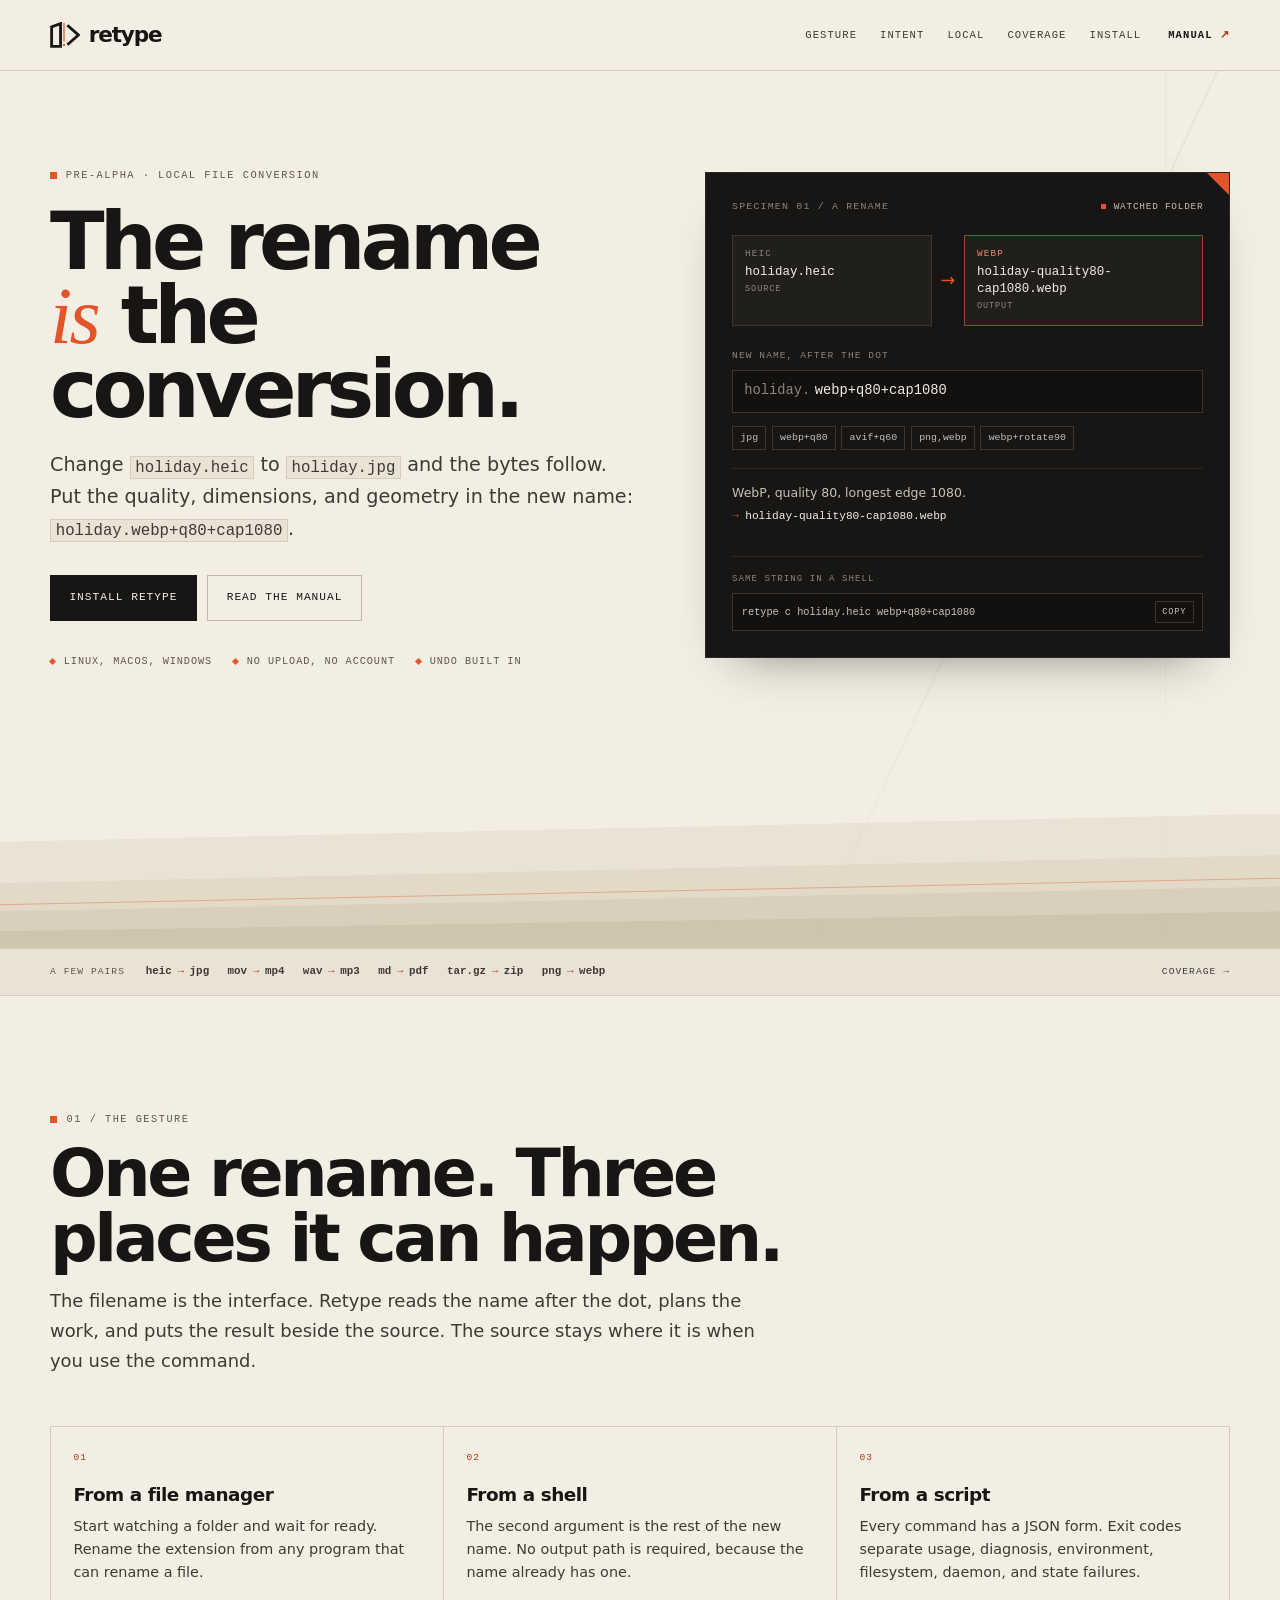
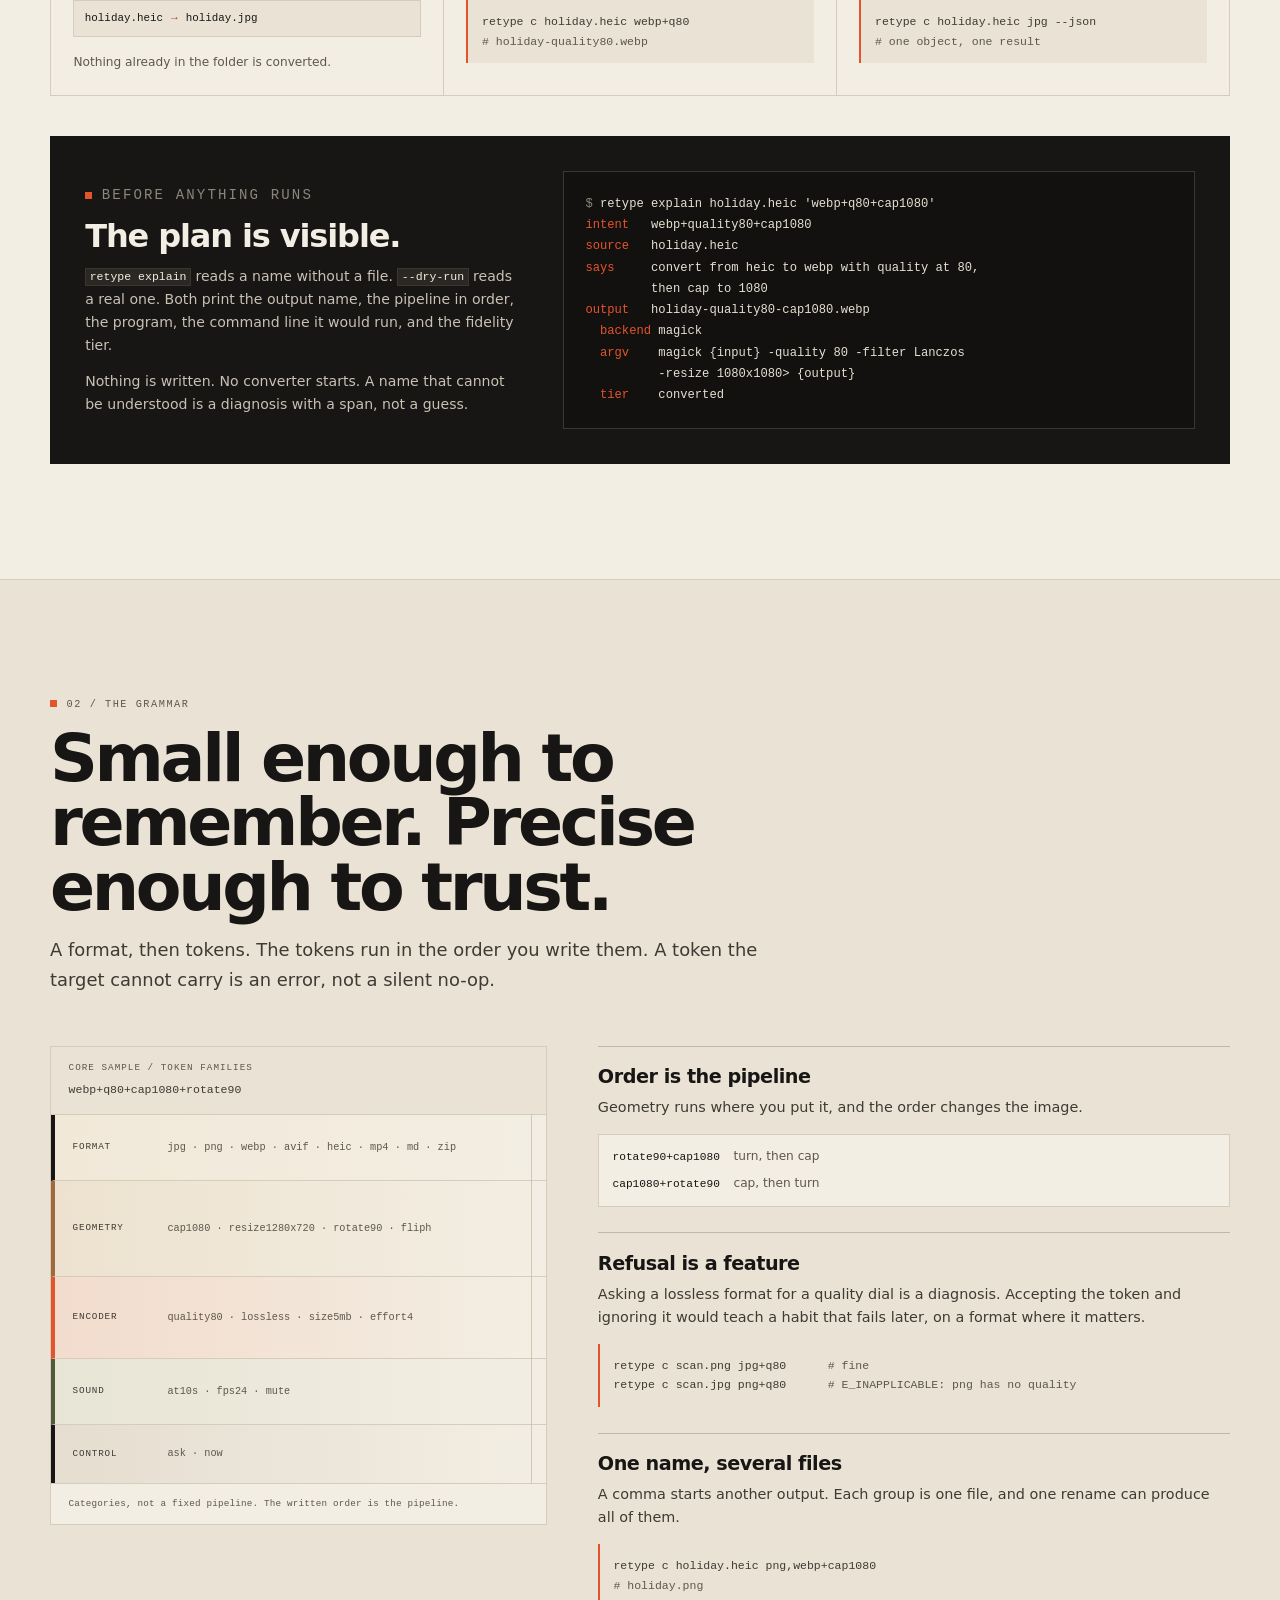
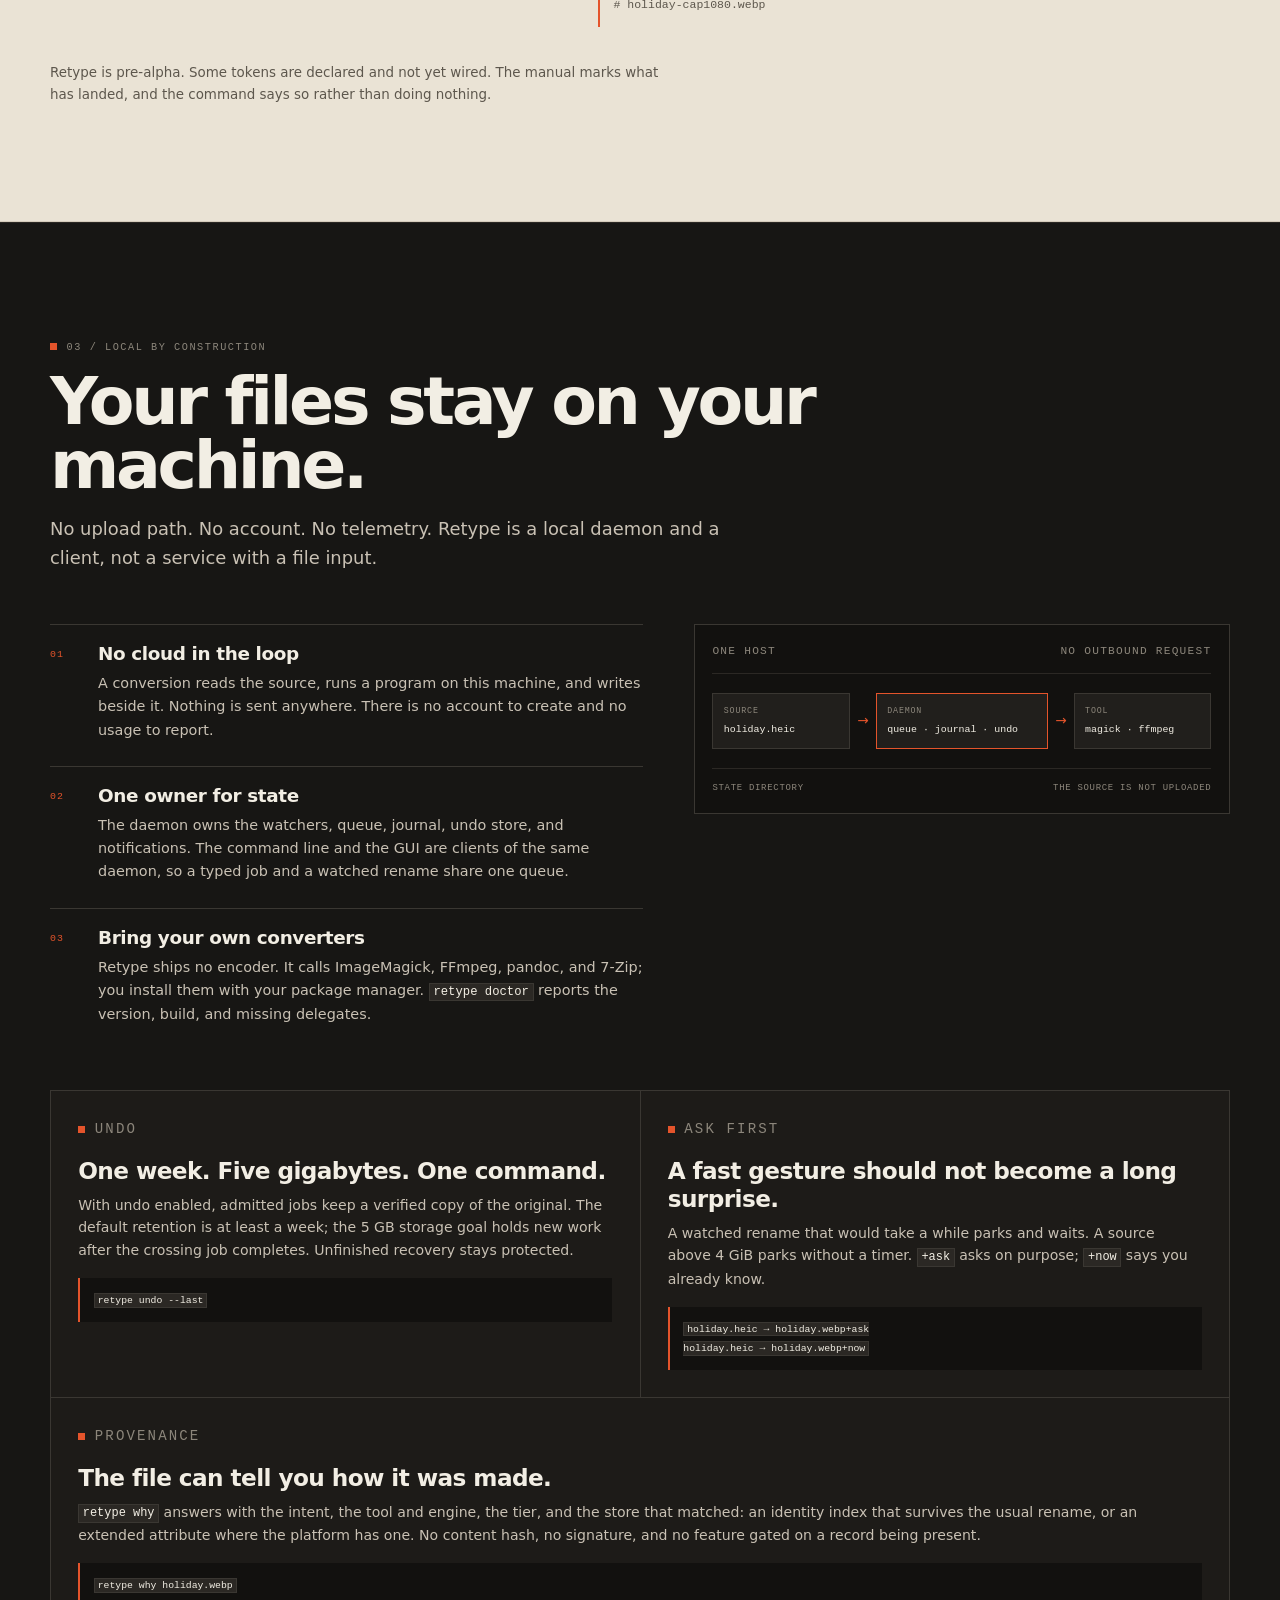
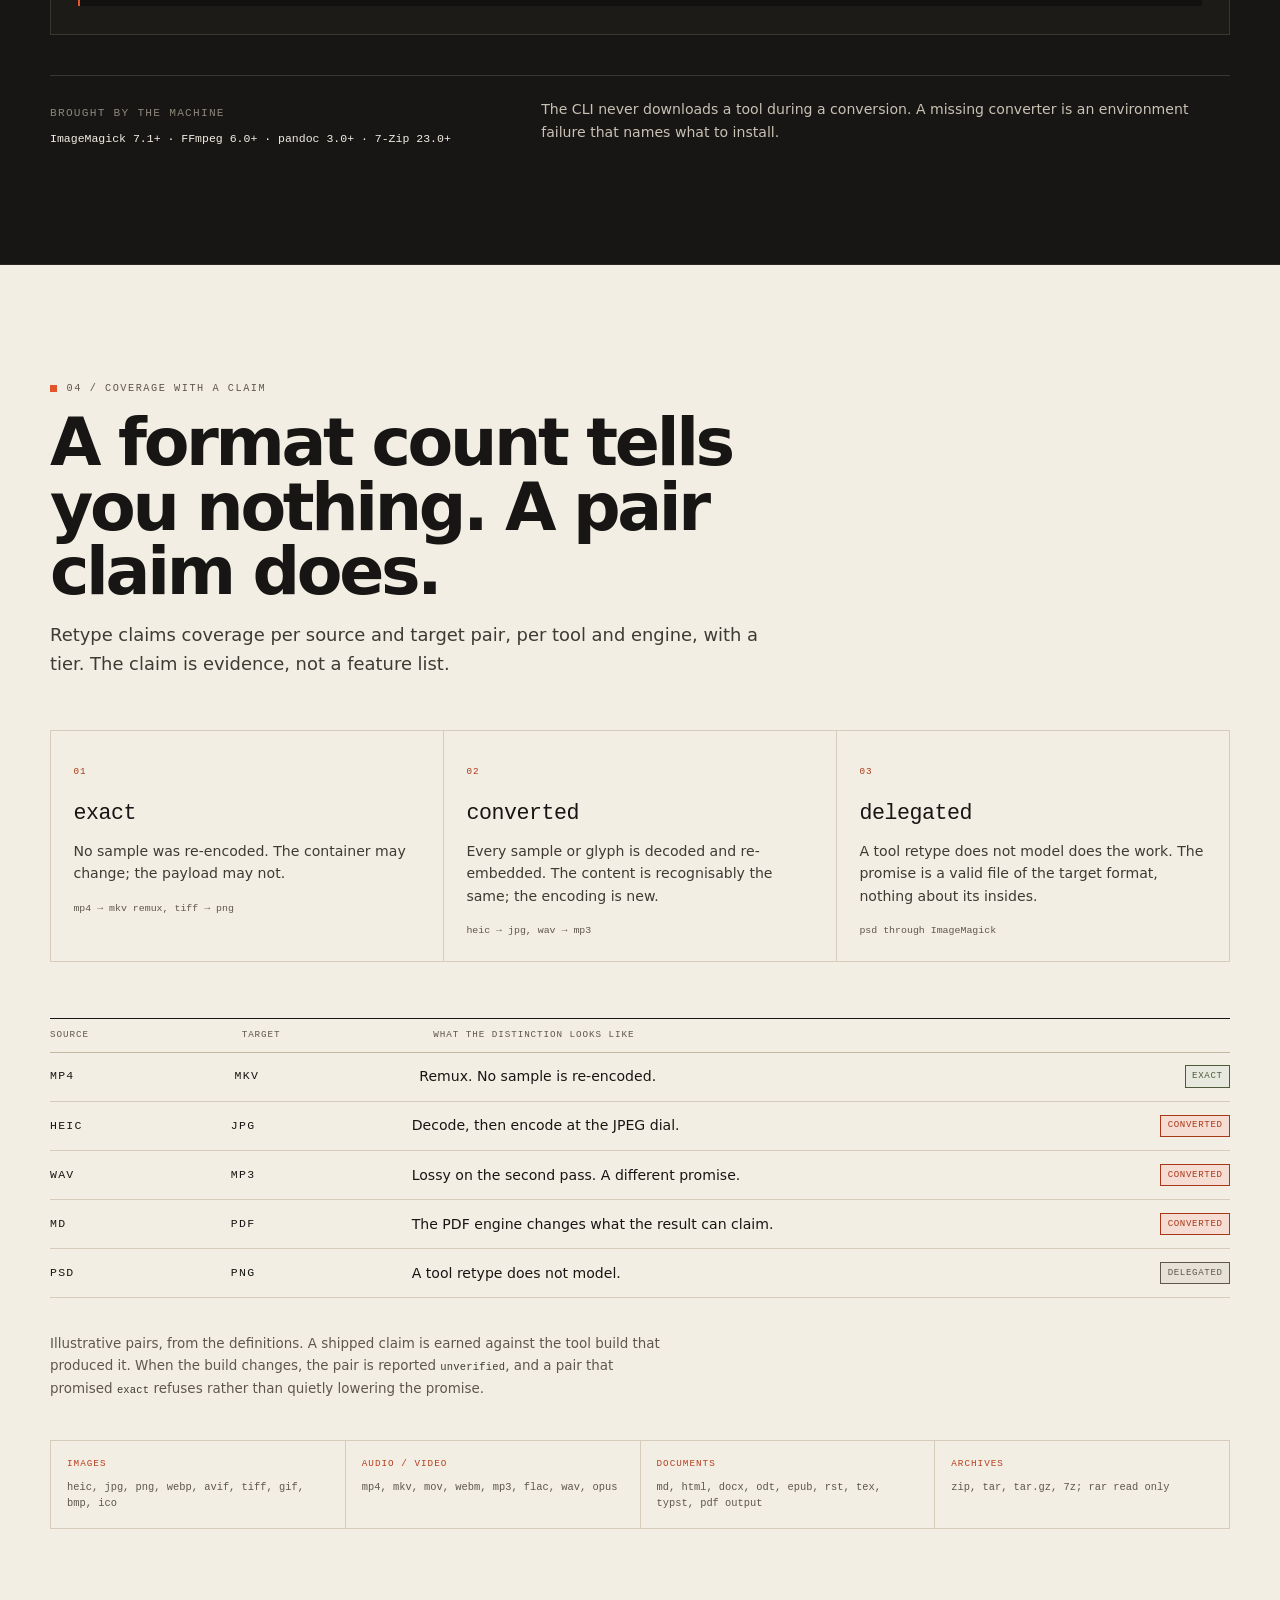
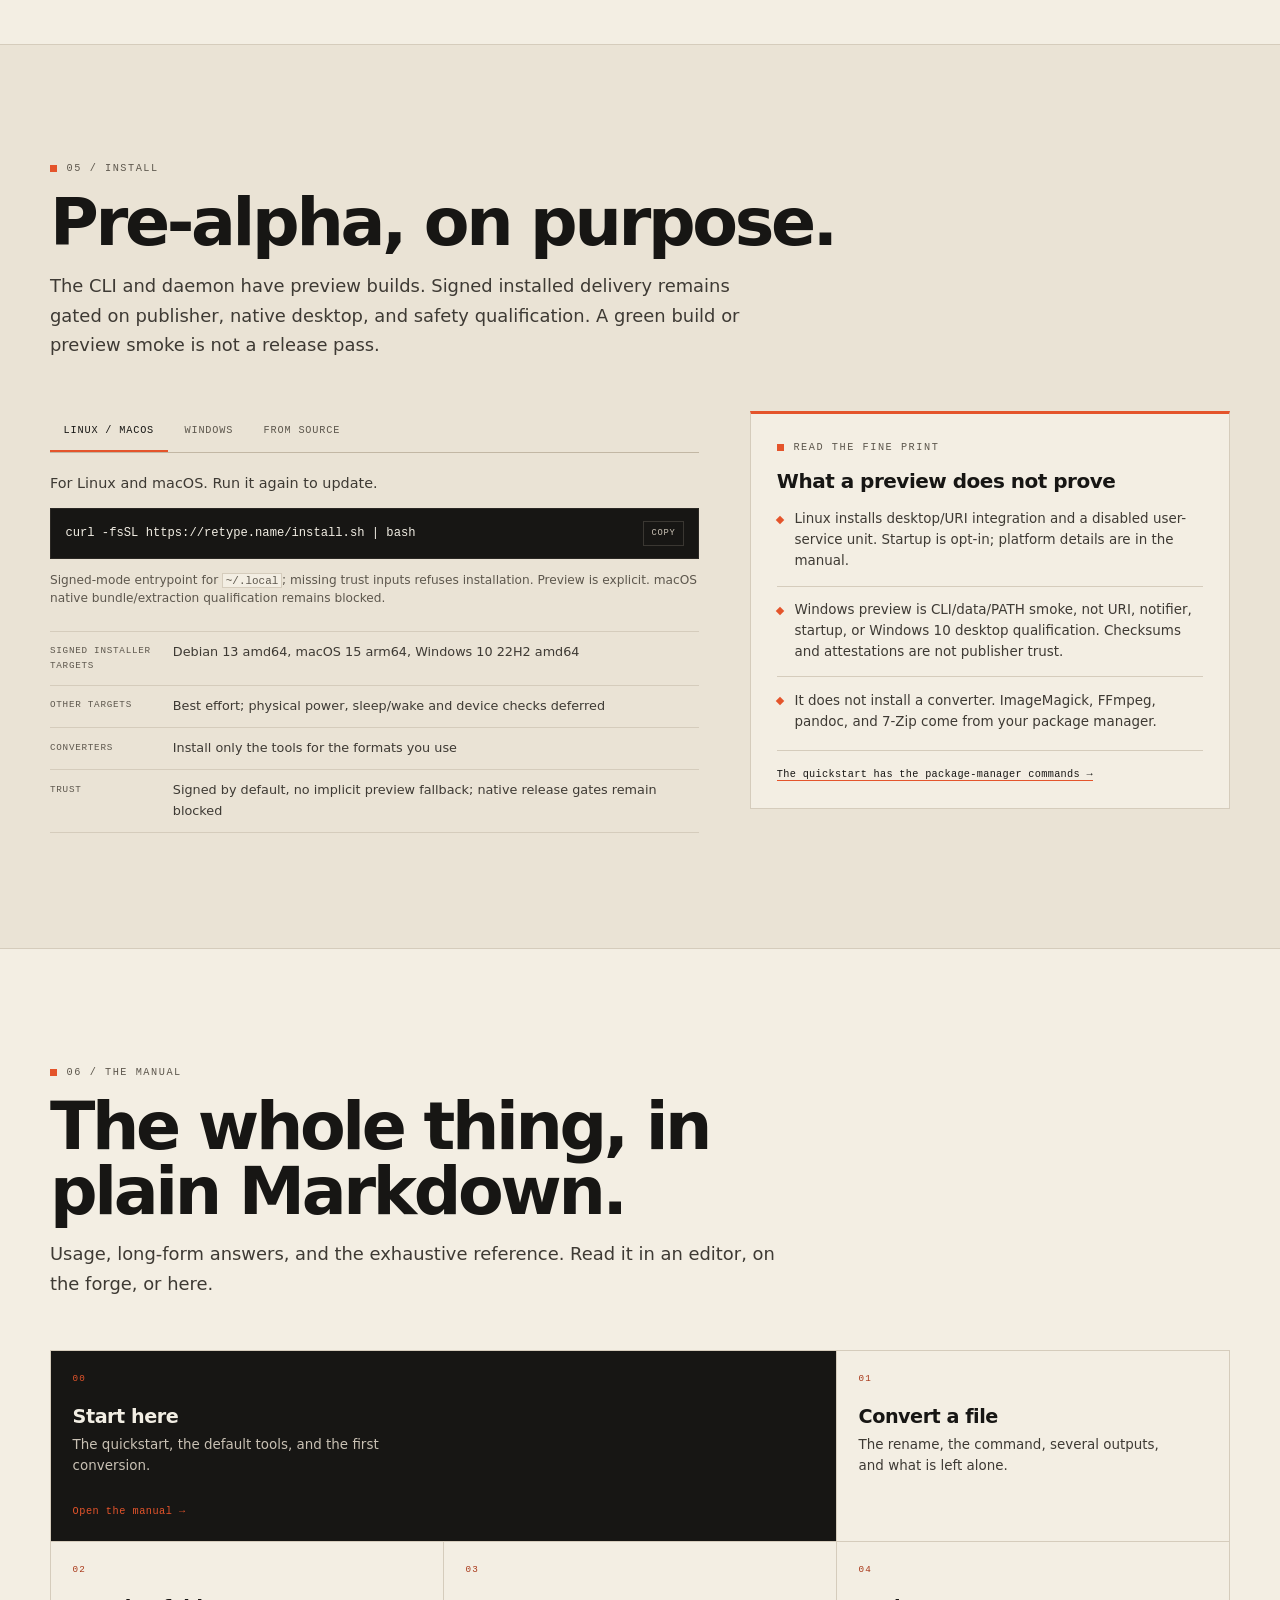
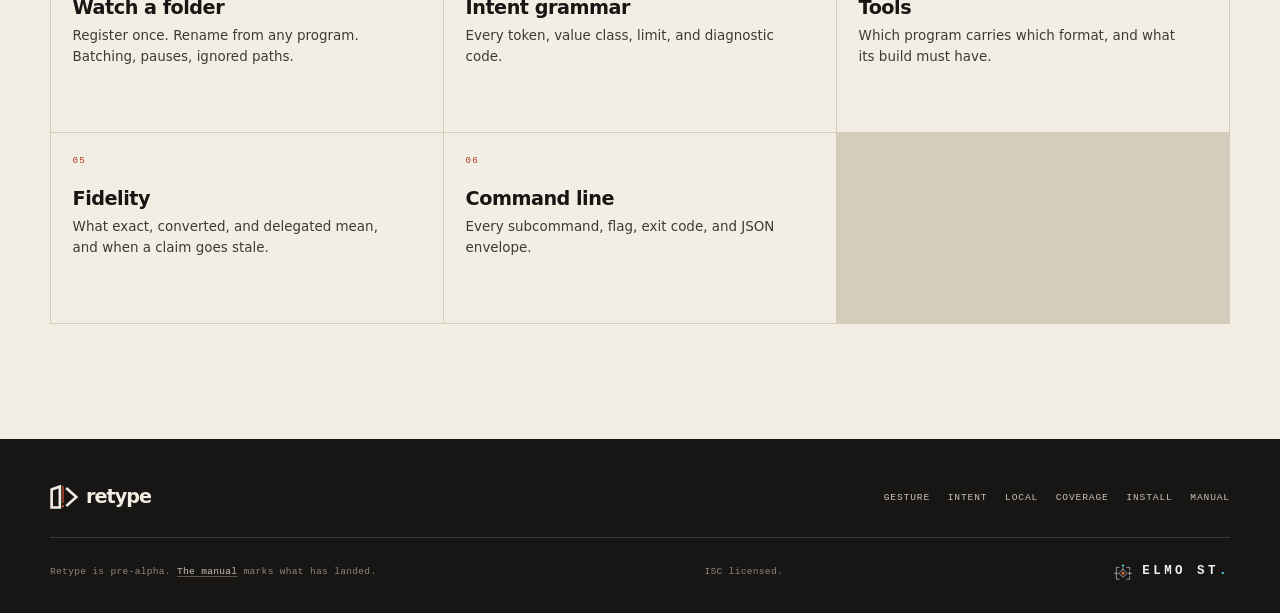
<file: sites/product/index.html>
<!DOCTYPE html>
<html lang="en-GB">
<head>
	<meta charset="utf-8">
	<meta name="viewport" content="width=device-width, initial-scale=1">
	<title>Retype - The rename is the conversion</title>
	<meta name="description" content="Retype is a local file converter that reads the extension. Rename holiday.heic to holiday.jpg, or holiday.webp+q80+cap1080, and the bytes follow. No upload, no account, no telemetry.">
	<meta name="theme-color" content="#F3EEE3">
	<meta name="color-scheme" content="light">
	<link rel="canonical" href="https://retype.name/">
	<link rel="icon" href="public/favicon.svg" type="image/svg+xml">
	<link rel="stylesheet" href="assets/styles.css">
	<meta property="og:type" content="website">
	<meta property="og:site_name" content="Retype">
	<meta property="og:title" content="Retype - The rename is the conversion">
	<meta property="og:description" content="Change the extension. The bytes follow. Quality, size, and geometry travel on the same name. Local only, with undo.">
	<meta property="og:url" content="https://retype.name/">
	<meta property="og:image" content="https://retype.name/public/og.svg">
	<meta property="og:image:type" content="image/svg+xml">
	<meta property="og:image:width" content="1200">
	<meta property="og:image:height" content="630">
	<meta property="og:image:alt" content="Retype. The rename is the conversion.">
	<meta name="twitter:card" content="summary_large_image">
	<meta name="twitter:image" content="https://retype.name/public/og.svg">
	<noscript>
		<style>
			[data-reveal] { opacity: 1 !important; transform: none !important; }
			.tab-panel[hidden] { display: block !important; }
			.tabs { display: none; }
			@media (max-width: 900px) {
				.masthead-inner { flex-wrap: wrap; }
				.nav { position: static; display: flex; flex-direction: column; align-items: stretch; width: 100%; padding: 0 0 1rem; border: 0; box-shadow: none; }
				.nav a { padding: 0.7rem 0; border-bottom: 1px solid var(--line); }
				.nav-docs { border-bottom: 0; padding-left: 0; }
				.nav-toggle { display: none; }
			}
		</style>
	</noscript>
	<script>
		document.documentElement.classList.add('js')
		window.addEventListener('load', () => {
			setTimeout(() => {
				if (document.querySelector('[data-reveal].is-visible')) return
				for (const element of document.querySelectorAll('[data-reveal]')) element.classList.add('is-visible')
			}, 2500)
		})
	</script>
</head>
<body>
	<a class="skip-link" href="#main">Skip to content</a>

	<header class="masthead" data-header>
		<div class="wrap masthead-inner">
			<a class="brand" href="#top" aria-label="Retype, home">
				<img class="brand-mark" src="public/mark.svg" alt="" width="30" height="26">
				<span class="brand-word">retype</span>
			</a>
			<button class="nav-toggle" type="button" aria-expanded="false" aria-controls="primary-nav" data-nav-toggle>
				<span class="nav-toggle-label" data-nav-label>Menu</span>
				<span class="nav-toggle-bars" aria-hidden="true"></span>
			</button>
			<nav class="nav" id="primary-nav" aria-label="Primary">
				<a href="#gesture">Gesture</a>
				<a href="#intent">Intent</a>
				<a href="#local">Local</a>
				<a href="#coverage">Coverage</a>
				<a href="#install">Install</a>
				<a class="nav-docs" href="/docs/">Manual <span aria-hidden="true">&#8599;</span></a>
			</nav>
		</div>
	</header>

	<main id="main">
		<section class="hero" id="top">
			<div class="wrap hero-grid">
				<div class="hero-copy">
					<p class="status" data-reveal><span class="status-dot" aria-hidden="true"></span> Pre-alpha &middot; local file conversion</p>
					<h1 data-reveal>
						<span class="h1-line">The rename</span>
						<span class="h1-line"><span class="accent">is</span> the</span>
						<span class="h1-line">conversion.</span>
					</h1>
					<p class="lede" data-reveal>Change <code>holiday.heic</code> to <code>holiday.jpg</code> and the bytes follow. Put the quality, dimensions, and geometry in the new name: <code>holiday.webp+q80+cap1080</code>.</p>
					<div class="actions" data-reveal>
						<a class="button primary" href="#install">Install retype</a>
						<a class="button ghost" href="/docs/">Read the manual</a>
					</div>
					<ul class="facts" data-reveal>
						<li>Linux, macOS, Windows</li>
						<li>No upload, no account</li>
						<li>Undo built in</li>
					</ul>
				</div>

				<div class="specimen" data-reveal role="group" aria-label="Interactive rename preview">
					<div class="specimen-head">
						<span class="mono">Specimen 01 / a rename</span>
						<span class="specimen-state"><span class="status-dot" aria-hidden="true"></span> watched folder</span>
					</div>

					<div class="rename">
						<div class="file-card">
							<span class="file-type">HEIC</span>
							<span class="file-name">holiday.heic</span>
							<span class="file-meta">source</span>
						</div>
						<span class="rename-arrow" aria-hidden="true">&rarr;</span>
						<div class="file-card target">
							<span class="file-type" data-target-type>WEBP</span>
							<span class="file-name" data-target-name>holiday-quality80-cap1080.webp</span>
							<span class="file-meta">output</span>
						</div>
					</div>

					<div class="field">
						<label for="intent-input">New name, after the dot</label>
						<div class="intent-input">
							<span aria-hidden="true">holiday.</span>
							<input id="intent-input" type="text" value="webp+q80+cap1080" spellcheck="false" autocomplete="off" autocapitalize="off" aria-describedby="demo-note">
						</div>
					</div>

					<div class="recipes" role="group" aria-label="Try a name">
						<button type="button" data-intent="jpg">jpg</button>
						<button type="button" data-intent="webp+q80">webp+q80</button>
						<button type="button" data-intent="avif+q60">avif+q60</button>
						<button type="button" data-intent="png,webp">png,webp</button>
						<button type="button" data-intent="webp+rotate90+cap1080">webp+rotate90</button>
					</div>

					<div class="demo-out" aria-live="polite">
						<p class="demo-note" id="demo-note" data-demo-note>WebP, quality 80, capped at 1080.</p>
						<ul class="output-list" data-output-list>
							<li><code>holiday-quality80-cap1080.webp</code></li>
						</ul>
					</div>

					<div class="specimen-foot">
						<span class="mono">Same string in a shell</span>
						<div class="mini-command">
							<code data-command>retype c holiday.heic webp+q80+cap1080</code>
							<button type="button" data-copy-command aria-label="Copy command">Copy</button>
						</div>
					</div>
				</div>
			</div>

			<div class="strata-band" aria-hidden="true">
				<svg viewBox="0 0 1440 170" preserveAspectRatio="none" focusable="false">
					<path d="M0 42 L1440 8 L1440 170 L0 170 Z" fill="#EAE3D5"/>
					<path d="M0 92 L1440 58 L1440 170 L0 170 Z" fill="#E2D9C8"/>
					<path d="M0 126 L1440 96 L1440 170 L0 170 Z" fill="#D9CFBC"/>
					<path d="M0 150 L1440 126 L1440 170 L0 170 Z" fill="#CFC4AE"/>
					<path d="M0 118 L1440 86" fill="none" stroke="#E4542B" stroke-width="1" opacity=".45"/>
				</svg>
			</div>
		</section>

		<div class="pair-strip">
			<div class="wrap pair-strip-inner">
				<span class="mono pair-label">A few pairs</span>
				<ul>
					<li><b>heic</b><span aria-hidden="true">&rarr;</span><b>jpg</b></li>
					<li><b>mov</b><span aria-hidden="true">&rarr;</span><b>mp4</b></li>
					<li><b>wav</b><span aria-hidden="true">&rarr;</span><b>mp3</b></li>
					<li><b>md</b><span aria-hidden="true">&rarr;</span><b>pdf</b></li>
					<li><b>tar.gz</b><span aria-hidden="true">&rarr;</span><b>zip</b></li>
					<li><b>png</b><span aria-hidden="true">&rarr;</span><b>webp</b></li>
				</ul>
				<a class="mono pair-link" href="#coverage">Coverage <span aria-hidden="true">&rarr;</span></a>
			</div>
		</div>

		<section class="section" id="gesture">
			<div class="wrap">
				<header class="section-head" data-reveal>
					<p class="kicker">01 / The gesture</p>
					<h2>One rename. Three places it can happen.</h2>
					<p class="section-lede">The filename is the interface. Retype reads the name after the dot, plans the work, and puts the result beside the source. The source stays where it is when you use the command.</p>
				</header>

				<div class="gesture-grid">
					<article class="gesture-card" data-reveal>
						<span class="card-index">01</span>
						<h3>From a file manager</h3>
						<p>Start watching a folder and wait for ready. Rename the extension from any program that can rename a file.</p>
						<div class="mini-rename" aria-label="Rename holiday.heic to holiday.jpg">
							<code>holiday.heic</code>
							<span aria-hidden="true">&rarr;</span>
							<code>holiday.jpg</code>
						</div>
						<p class="card-note">Nothing already in the folder is converted.</p>
					</article>

					<article class="gesture-card" data-reveal>
						<span class="card-index">02</span>
						<h3>From a shell</h3>
						<p>The second argument is the rest of the new name. No output path is required, because the name already has one.</p>
						<pre class="snippet"><code>retype c holiday.heic webp+q80
<span class="c-muted"># holiday-quality80.webp</span></code></pre>
					</article>

					<article class="gesture-card" data-reveal>
						<span class="card-index">03</span>
						<h3>From a script</h3>
						<p>Every command has a JSON form. Exit codes separate usage, diagnosis, environment, filesystem, daemon, and state failures.</p>
						<pre class="snippet"><code>retype c holiday.heic jpg --json
<span class="c-muted"># one object, one result</span></code></pre>
					</article>
				</div>

				<div class="explain-panel" data-reveal>
					<div class="explain-copy">
						<p class="kicker">Before anything runs</p>
						<h3>The plan is visible.</h3>
						<p><code>retype explain</code> reads a name without a file. <code>--dry-run</code> reads a real one. Both print the output name, the pipeline in order, the program, the command line it would run, and the fidelity tier.</p>
						<p>Nothing is written. No converter starts. A name that cannot be understood is a diagnosis with a span, not a guess.</p>
					</div>
					<pre class="terminal" aria-label="Example retype explain output"><code><span class="c-muted">$</span> retype explain holiday.heic 'webp+q80+cap1080'
<span class="c-key">intent</span>   webp+quality80+cap1080
<span class="c-key">source</span>   holiday.heic
<span class="c-key">says</span>     convert from heic to webp with quality at 80,
         then cap to 1080
<span class="c-key">output</span>   holiday-quality80-cap1080.webp
  <span class="c-key">backend</span> magick
  <span class="c-key">argv</span>    magick {input} -quality 80 -filter Lanczos
          -resize 1080x1080&gt; {output}
  <span class="c-key">tier</span>    converted</code></pre>
				</div>
			</div>
		</section>

		<section class="section section-tint" id="intent">
			<div class="wrap">
				<header class="section-head" data-reveal>
					<p class="kicker">02 / The grammar</p>
					<h2>Small enough to remember. Precise enough to trust.</h2>
					<p class="section-lede">A format, then tokens. The tokens run in the order you write them. A token the target cannot carry is an error, not a silent no-op.</p>
				</header>

				<div class="intent-layout">
					<div class="core-sample" data-reveal>
						<div class="core-head">
							<span class="mono">Core sample / token families</span>
							<code>webp+q80+cap1080+rotate90</code>
						</div>
						<ol class="core" aria-label="Token families">
							<li class="core-layer core-format">
								<span class="core-name">Format</span>
								<span class="core-tokens">jpg &middot; png &middot; webp &middot; avif &middot; heic &middot; mp4 &middot; md &middot; zip</span>
							</li>
							<li class="core-layer core-geometry">
								<span class="core-name">Geometry</span>
								<span class="core-tokens">cap1080 &middot; resize1280x720 &middot; rotate90 &middot; fliph</span>
							</li>
							<li class="core-layer core-encoder">
								<span class="core-name">Encoder</span>
								<span class="core-tokens">quality80 &middot; lossless &middot; size5mb &middot; effort4</span>
							</li>
							<li class="core-layer core-sound">
								<span class="core-name">Sound</span>
								<span class="core-tokens">at10s &middot; fps24 &middot; mute</span>
							</li>
							<li class="core-layer core-control">
								<span class="core-name">Control</span>
								<span class="core-tokens">ask &middot; now</span>
							</li>
						</ol>
						<p class="core-note">Categories, not a fixed pipeline. The written order is the pipeline.</p>
					</div>

					<div class="intent-notes">
						<article data-reveal>
							<h3>Order is the pipeline</h3>
							<p>Geometry runs where you put it, and the order changes the image.</p>
							<div class="compare">
								<code>rotate90+cap1080</code>
								<span>turn, then cap</span>
								<code>cap1080+rotate90</code>
								<span>cap, then turn</span>
							</div>
						</article>

						<article data-reveal>
							<h3>Refusal is a feature</h3>
							<p>Asking a lossless format for a quality dial is a diagnosis. Accepting the token and ignoring it would teach a habit that fails later, on a format where it matters.</p>
							<pre class="snippet"><code>retype c scan.png jpg+q80      <span class="c-muted"># fine</span>
retype c scan.jpg png+q80      <span class="c-muted"># E_INAPPLICABLE: png has no quality</span></code></pre>
						</article>

						<article data-reveal>
							<h3>One name, several files</h3>
							<p>A comma starts another output. Each group is one file, and one rename can produce all of them.</p>
							<pre class="snippet"><code>retype c holiday.heic png,webp+cap1080
<span class="c-muted"># holiday.png</span>
<span class="c-muted"># holiday-cap1080.webp</span></code></pre>
						</article>
					</div>
				</div>

				<p class="fine-print" data-reveal>Retype is pre-alpha. Some tokens are declared and not yet wired. The manual marks what has landed, and the command says so rather than doing nothing.</p>
			</div>
		</section>

		<section class="section section-dark" id="local">
			<div class="wrap">
				<header class="section-head" data-reveal>
					<p class="kicker light">03 / Local by construction</p>
					<h2>Your files stay on your machine.</h2>
					<p class="section-lede">No upload path. No account. No telemetry. Retype is a local daemon and a client, not a service with a file input.</p>
				</header>

				<div class="local-grid">
					<div class="local-principles">
						<article data-reveal>
							<span class="num">01</span>
							<h3>No cloud in the loop</h3>
							<p>A conversion reads the source, runs a program on this machine, and writes beside it. Nothing is sent anywhere. There is no account to create and no usage to report.</p>
						</article>
						<article data-reveal>
							<span class="num">02</span>
							<h3>One owner for state</h3>
							<p>The daemon owns the watchers, queue, journal, undo store, and notifications. The command line and the GUI are clients of the same daemon, so a typed job and a watched rename share one queue.</p>
						</article>
						<article data-reveal>
							<span class="num">03</span>
							<h3>Bring your own converters</h3>
							<p>Retype ships no encoder. It calls ImageMagick, FFmpeg, pandoc, and 7-Zip; you install them with your package manager. <code>retype doctor</code> reports the version, build, and missing delegates.</p>
						</article>
					</div>

					<figure class="schematic" data-reveal>
						<div class="schematic-head">
							<span class="mono">One host</span>
							<span class="mono">no outbound request</span>
						</div>
						<div class="schematic-row">
							<div class="node">
								<span class="node-label">source</span>
								<strong>holiday.heic</strong>
							</div>
							<span class="node-arrow" aria-hidden="true">&rarr;</span>
							<div class="node node-daemon">
								<span class="node-label">daemon</span>
								<strong>queue &middot; journal &middot; undo</strong>
							</div>
							<span class="node-arrow" aria-hidden="true">&rarr;</span>
							<div class="node">
								<span class="node-label">tool</span>
								<strong>magick &middot; ffmpeg</strong>
							</div>
						</div>
						<figcaption>
							<span>state directory</span>
							<span>the source is not uploaded</span>
						</figcaption>
					</figure>
				</div>

				<div class="dark-cards">
					<article class="dark-card" data-reveal>
						<p class="kicker light">Undo</p>
						<h3>One week. Five gigabytes. One command.</h3>
						<p>With undo enabled, admitted jobs keep a verified copy of the original. The default retention is at least a week; the 5 GB storage goal holds new work after the crossing job completes. Unfinished recovery stays protected.</p>
						<pre class="snippet dark"><code>retype undo --last</code></pre>
					</article>
					<article class="dark-card" data-reveal>
						<p class="kicker light">Ask first</p>
						<h3>A fast gesture should not become a long surprise.</h3>
						<p>A watched rename that would take a while parks and waits. A source above 4 GiB parks without a timer. <code>+ask</code> asks on purpose; <code>+now</code> says you already know.</p>
						<pre class="snippet dark"><code>holiday.heic &rarr; holiday.webp+ask
holiday.heic &rarr; holiday.webp+now</code></pre>
					</article>
					<article class="dark-card dark-card-wide" data-reveal>
						<p class="kicker light">Provenance</p>
						<h3>The file can tell you how it was made.</h3>
						<p><code>retype why</code> answers with the intent, the tool and engine, the tier, and the store that matched: an identity index that survives the usual rename, or an extended attribute where the platform has one. No content hash, no signature, and no feature gated on a record being present.</p>
						<pre class="snippet dark"><code>retype why holiday.webp</code></pre>
					</article>
				</div>

				<div class="tool-row" data-reveal>
					<div>
						<span class="mono">Brought by the machine</span>
						<p class="tool-list">ImageMagick 7.1+ &middot; FFmpeg 6.0+ &middot; pandoc 3.0+ &middot; 7-Zip 23.0+</p>
					</div>
					<p>The CLI never downloads a tool during a conversion. A missing converter is an environment failure that names what to install.</p>
				</div>
			</div>
		</section>

		<section class="section" id="coverage">
			<div class="wrap">
				<header class="section-head" data-reveal>
					<p class="kicker">04 / Coverage with a claim</p>
					<h2>A format count tells you nothing. A pair claim does.</h2>
					<p class="section-lede">Retype claims coverage per source and target pair, per tool and engine, with a tier. The claim is evidence, not a feature list.</p>
				</header>

				<div class="tier-grid">
					<article class="tier-card" data-reveal>
						<span class="tier-mark">01</span>
						<h3>exact</h3>
						<p>No sample was re-encoded. The container may change; the payload may not.</p>
						<span class="tier-eg">mp4 &rarr; mkv remux, tiff &rarr; png</span>
					</article>
					<article class="tier-card" data-reveal>
						<span class="tier-mark">02</span>
						<h3>converted</h3>
						<p>Every sample or glyph is decoded and re-embedded. The content is recognisably the same; the encoding is new.</p>
						<span class="tier-eg">heic &rarr; jpg, wav &rarr; mp3</span>
					</article>
					<article class="tier-card" data-reveal>
						<span class="tier-mark">03</span>
						<h3>delegated</h3>
						<p>A tool retype does not model does the work. The promise is a valid file of the target format, nothing about its insides.</p>
						<span class="tier-eg">psd through ImageMagick</span>
					</article>
				</div>

				<div class="pair-table" data-reveal>
					<div class="pair-row pair-head">
						<span>Source</span>
						<span>Target</span>
						<span>What the distinction looks like</span>
					</div>
					<div class="pair-row">
						<span class="mono">mp4</span>
						<span class="mono">mkv</span>
						<span>Remux. No sample is re-encoded.</span>
						<span class="pair-tier exact">exact</span>
					</div>
					<div class="pair-row">
						<span class="mono">heic</span>
						<span class="mono">jpg</span>
						<span>Decode, then encode at the JPEG dial.</span>
						<span class="pair-tier converted">converted</span>
					</div>
					<div class="pair-row">
						<span class="mono">wav</span>
						<span class="mono">mp3</span>
						<span>Lossy on the second pass. A different promise.</span>
						<span class="pair-tier converted">converted</span>
					</div>
					<div class="pair-row">
						<span class="mono">md</span>
						<span class="mono">pdf</span>
						<span>The PDF engine changes what the result can claim.</span>
						<span class="pair-tier converted">converted</span>
					</div>
					<div class="pair-row">
						<span class="mono">psd</span>
						<span class="mono">png</span>
						<span>A tool retype does not model.</span>
						<span class="pair-tier delegated">delegated</span>
					</div>
				</div>
				<p class="fine-print" data-reveal>Illustrative pairs, from the definitions. A shipped claim is earned against the tool build that produced it. When the build changes, the pair is reported <em>unverified</em>, and a pair that promised <em>exact</em> refuses rather than quietly lowering the promise.</p>

				<ul class="family-list" data-reveal>
					<li><span class="mono">Images</span><p>heic, jpg, png, webp, avif, tiff, gif, bmp, ico</p></li>
					<li><span class="mono">Audio / video</span><p>mp4, mkv, mov, webm, mp3, flac, wav, opus</p></li>
					<li><span class="mono">Documents</span><p>md, html, docx, odt, epub, rst, tex, typst, pdf output</p></li>
					<li><span class="mono">Archives</span><p>zip, tar, tar.gz, 7z; rar read only</p></li>
				</ul>
			</div>
		</section>

		<section class="section section-tint" id="install">
			<div class="wrap">
				<header class="section-head" data-reveal>
					<p class="kicker">05 / Install</p>
					<h2>Pre-alpha, on purpose.</h2>
					<p class="section-lede">The CLI and daemon have preview builds. Signed installed delivery remains gated on publisher, native desktop, and safety qualification. A green build or preview smoke is not a release pass.</p>
				</header>

				<div class="install-grid">
					<div class="install-main" data-reveal>
						<div class="tabs" role="tablist" aria-label="Install platform">
							<button type="button" role="tab" aria-selected="true" aria-controls="install-unix" id="tab-unix" tabindex="0" data-tab="unix">Linux / macOS</button>
							<button type="button" role="tab" aria-selected="false" aria-controls="install-windows" id="tab-windows" tabindex="-1" data-tab="windows">Windows</button>
							<button type="button" role="tab" aria-selected="false" aria-controls="install-source" id="tab-source" tabindex="-1" data-tab="source">From source</button>
						</div>

						<div class="tab-panel" id="install-unix" role="tabpanel" aria-labelledby="tab-unix">
							<p>For Linux and macOS. Run it again to update.</p>
							<div class="command">
								<code>curl -fsSL https://retype.name/install.sh | bash</code>
								<button type="button" data-copy aria-label="Copy Unix install command">Copy</button>
							</div>
							<p class="small">Signed-mode entrypoint for <code>~/.local</code>; missing trust inputs refuses installation. Preview is explicit. macOS native bundle/extraction qualification remains blocked.</p>
						</div>

						<div class="tab-panel" id="install-windows" role="tabpanel" aria-labelledby="tab-windows" hidden>
							<p>In PowerShell. Run it again to update.</p>
							<div class="command">
								<code>irm https://retype.name/install.ps1 | iex</code>
								<button type="button" data-copy aria-label="Copy Windows install command">Copy</button>
							</div>
							<p class="small">Installs under <code>%LOCALAPPDATA%\Programs\retype</code> and adds its <code>bin</code> directory to the user <code>PATH</code>.</p>
						</div>

						<div class="tab-panel" id="install-source" role="tabpanel" aria-labelledby="tab-source" hidden>
							<p>With a Rust toolchain, 1.88 or newer. The source tier is the CLI only.</p>
							<div class="command">
								<code>cargo install --git https://github.com/stelmost/retype retype-cli</code>
								<button type="button" data-copy aria-label="Copy source install command">Copy</button>
							</div>
							<p class="small">The binary includes the daemon, but no user service, URI registration, or notifier bundle. A workaround, not the supported path.</p>
						</div>

						<ul class="requirements">
							<li><span>Signed installer targets</span> Debian 13 amd64, macOS 15 arm64, Windows 10 22H2 amd64</li>
							<li><span>Other targets</span> Best effort; physical power, sleep/wake and device checks deferred</li>
							<li><span>Converters</span> Install only the tools for the formats you use</li>
							<li><span>Trust</span> Signed by default, no implicit preview fallback; native release gates remain blocked</li>
						</ul>
					</div>

					<aside class="install-note" data-reveal>
						<p class="kicker">Read the fine print</p>
						<h3>What a preview does not prove</h3>
						<ul class="check-list">
							<li>Linux installs desktop/URI integration and a disabled user-service unit. Startup is opt-in; platform details are in the manual.</li>
							<li>Windows preview is CLI/data/PATH smoke, not URI, notifier, startup, or Windows 10 desktop qualification. Checksums and attestations are not publisher trust.</li>
							<li>It does not install a converter. ImageMagick, FFmpeg, pandoc, and 7-Zip come from your package manager.</li>
						</ul>
						<p class="aside-link"><a href="/docs/">The quickstart has the package-manager commands <span aria-hidden="true">&rarr;</span></a></p>
					</aside>
				</div>
			</div>
		</section>

		<section class="section" id="manual">
			<div class="wrap">
				<header class="section-head" data-reveal>
					<p class="kicker">06 / The manual</p>
					<h2>The whole thing, in plain Markdown.</h2>
					<p class="section-lede">Usage, long-form answers, and the exhaustive reference. Read it in an editor, on the forge, or here.</p>
				</header>

				<div class="manual-grid">
					<a class="manual-card manual-lead" href="/docs/" data-reveal>
						<span class="manual-index">00</span>
						<h3>Start here</h3>
						<p>The quickstart, the default tools, and the first conversion.</p>
						<span class="manual-go">Open the manual <span aria-hidden="true">&rarr;</span></span>
					</a>
					<a class="manual-card" href="/docs/usage/convert.html" data-reveal>
						<span class="manual-index">01</span>
						<h3>Convert a file</h3>
						<p>The rename, the command, several outputs, and what is left alone.</p>
					</a>
					<a class="manual-card" href="/docs/usage/watch.html" data-reveal>
						<span class="manual-index">02</span>
						<h3>Watch a folder</h3>
						<p>Register once. Rename from any program. Batching, pauses, ignored paths.</p>
					</a>
					<a class="manual-card" href="/docs/reference/intents.html" data-reveal>
						<span class="manual-index">03</span>
						<h3>Intent grammar</h3>
						<p>Every token, value class, limit, and diagnostic code.</p>
					</a>
					<a class="manual-card" href="/docs/advanced/converters.html" data-reveal>
						<span class="manual-index">04</span>
						<h3>Tools</h3>
						<p>Which program carries which format, and what its build must have.</p>
					</a>
					<a class="manual-card" href="/docs/advanced/fidelity.html" data-reveal>
						<span class="manual-index">05</span>
						<h3>Fidelity</h3>
						<p>What exact, converted, and delegated mean, and when a claim goes stale.</p>
					</a>
					<a class="manual-card" href="/docs/reference/cli.html" data-reveal>
						<span class="manual-index">06</span>
						<h3>Command line</h3>
						<p>Every subcommand, flag, exit code, and JSON envelope.</p>
					</a>
				</div>
			</div>
		</section>
	</main>

	<footer class="footer">
		<div class="wrap footer-top">
			<a class="footer-brand" href="#top" aria-label="Retype, back to top">
				<img src="public/mark-reversed.svg" alt="" width="28" height="24">
				<span>retype</span>
			</a>
			<nav class="footer-nav" aria-label="Footer">
				<a href="#gesture">Gesture</a>
				<a href="#intent">Intent</a>
				<a href="#local">Local</a>
				<a href="#coverage">Coverage</a>
				<a href="#install">Install</a>
				<a href="/docs/">Manual</a>
			</nav>
		</div>
		<div class="wrap footer-bottom">
			<p>Retype is pre-alpha. <a href="/docs/">The manual</a> marks what has landed.</p>
			<p>ISC licensed.</p>
			<a class="footer-studio" href="https://elmo.st" aria-label="Elmo St.">
				<img src="public/elmo-st-mark-reversed.svg" alt="" width="512" height="512" loading="lazy" decoding="async">
				<span class="footer-studio-name">ELMO ST<span class="footer-studio-dot">.</span></span>
			</a>
		</div>
	</footer>

	<script src="assets/app.js"></script>
</body>
</html>
</file>
<file: sites/product/assets/styles.css>
:root {
	--paper: #f3eee3;
	--paper-2: #eae3d5;
	--paper-3: #e2d9c8;
	--paper-4: #d9cfbc;
	--ink: #171614;
	--ink-2: #3e3a34;
	--muted: #5d574d;
	--ember-text: #a83718;
	--line: #d5ccbc;
	--line-strong: #c2b7a4;
	--ember: #e4542b;
	--ember-deep: #b83d1e;
	--cream: #f2eee4;
	--basalt: #171614;
	--basalt-2: #211f1c;
	--basalt-3: #2b2824;
	--moss: #4f5a3a;
	--mono: ui-monospace, sfmono-regular, menlo, consolas, 'Liberation Mono', monospace;
	--sans: 'Avenir Next', 'Helvetica Neue', 'Segoe UI', system-ui, -apple-system, sans-serif;
	--serif: 'Iowan Old Style', 'Palatino Linotype', palatino, georgia, serif;
	--max: 1180px;
	--gutter: clamp(1.15rem, 4vw, 3rem);
	--ease: cubic-bezier(0.2, 0.7, 0.2, 1);
}

*,
*::before,
*::after {
	box-sizing: border-box;
}

html {
	scroll-behavior: smooth;
	scroll-padding-top: 5rem;
}

body {
	margin: 0;
	background: var(--paper);
	color: var(--ink);
	font-family: var(--sans);
	font-size: 16px;
	line-height: 1.6;
	-webkit-font-smoothing: antialiased;
	text-rendering: optimizeLegibility;
}

::selection {
	background: var(--ember);
	color: var(--cream);
}

:focus-visible {
	outline: 2px solid var(--ember);
	outline-offset: 3px;
}

a {
	color: inherit;
	text-decoration-thickness: 1px;
	text-underline-offset: 0.2em;
}

img,
svg {
	display: block;
	max-width: 100%;
}

button,
input {
	font: inherit;
}

button {
	cursor: pointer;
}

code,
pre {
	font-family: var(--mono);
}

.skip-link {
	position: fixed;
	top: 0.75rem;
	left: 0.75rem;
	z-index: 100;
	transform: translateY(-200%);
	background: var(--ink);
	color: var(--cream);
	padding: 0.6rem 0.9rem;
	text-decoration: none;
	font-family: var(--mono);
	font-size: 0.72rem;
	letter-spacing: 0.08em;
	text-transform: uppercase;
}

.skip-link:focus {
	transform: translateY(0);
}

.wrap {
	width: min(var(--max), calc(100% - var(--gutter) * 2));
	margin-inline: auto;
}

.mono {
	font-family: var(--mono);
	font-size: 0.7rem;
	letter-spacing: 0.11em;
	text-transform: uppercase;
}

/* ---------- masthead ---------- */

.masthead {
	position: sticky;
	top: 0;
	z-index: 40;
	background: var(--paper);
	background: color-mix(in srgb, var(--paper) 88%, transparent);
	border-bottom: 1px solid var(--line);
	backdrop-filter: blur(10px);
	transition: box-shadow 0.2s ease, background 0.2s ease;
}

.masthead.is-scrolled {
	background: var(--paper);
	background: color-mix(in srgb, var(--paper) 96%, transparent);
	box-shadow: 0 1px 0 var(--line), 0 12px 30px -24px rgb(23 22 20 / 35%);
}

.masthead-inner {
	min-height: 70px;
	display: flex;
	align-items: center;
	gap: 1.1rem;
}

.brand {
	display: inline-flex;
	align-items: center;
	gap: 0.55rem;
	text-decoration: none;
	flex: none;
}

.brand-mark {
	width: 30px;
	height: auto;
}

.brand-word {
	font-size: 1.35rem;
	font-weight: 700;
	letter-spacing: -0.055em;
	line-height: 1;
}

.nav {
	margin-left: auto;
	display: flex;
	align-items: center;
	gap: clamp(0.85rem, 1.8vw, 1.5rem);
}

.nav a {
	font-family: var(--mono);
	font-size: 0.66rem;
	letter-spacing: 0.1em;
	text-transform: uppercase;
	text-decoration: none;
	color: var(--ink-2);
	white-space: nowrap;
	transition: color 0.15s ease;
}

.nav a:hover {
	color: var(--ember-deep);
}

.nav-docs {
	padding-left: 0.25rem;
	color: var(--ink) !important;
	font-weight: 700 !important;
}

.nav-docs span {
	color: var(--ember-text);
}

.nav-toggle {
	display: none;
	margin-left: auto;
	align-items: center;
	gap: 0.55rem;
	background: transparent;
	border: 1px solid var(--line-strong);
	color: var(--ink);
	padding: 0.45rem 0.6rem;
}

.nav-toggle-label {
	font-family: var(--mono);
	font-size: 0.64rem;
	letter-spacing: 0.1em;
	text-transform: uppercase;
}

.nav-toggle-bars,
.nav-toggle-bars::before,
.nav-toggle-bars::after {
	display: block;
	width: 14px;
	height: 1px;
	background: currentColor;
	content: '';
	position: relative;
}

.nav-toggle-bars::before {
	position: absolute;
	top: -4px;
}

.nav-toggle-bars::after {
	position: absolute;
	top: 4px;
}

/* ---------- hero ---------- */

.hero {
	position: relative;
	overflow: hidden;
	padding-top: clamp(3rem, 7vw, 6rem);
}

.hero::before {
	position: absolute;
	inset: 0;
	content: '';
	pointer-events: none;
	background:
		linear-gradient(115deg, transparent 0 72%, rgb(23 22 20 / 4%) 72% 72.15%, transparent 72.15%),
		linear-gradient(90deg, transparent 0 91%, rgb(23 22 20 / 4%) 91% 91.1%, transparent 91.1%);
	mask-image: linear-gradient(to bottom, #000 0 58%, transparent 100%);
}

.hero-grid {
	position: relative;
	z-index: 1;
	display: grid;
	grid-template-columns: minmax(0, 1.06fr) minmax(0, 0.94fr);
	gap: clamp(2.5rem, 5vw, 5rem);
	align-items: center;
	padding-bottom: clamp(3rem, 7vw, 6rem);
}

.hero-grid > * {
	min-width: 0;
}

.status {
	display: inline-flex;
	align-items: center;
	gap: 0.55rem;
	margin: 0 0 1.35rem;
	font-family: var(--mono);
	font-size: 0.65rem;
	letter-spacing: 0.14em;
	text-transform: uppercase;
	color: var(--muted);
}

.status-dot {
	display: inline-block;
	width: 7px;
	height: 7px;
	background: var(--ember);
	flex: none;
	animation: pulse 2.8s ease-in-out infinite;
}

h1 {
	margin: 0 0 1.4rem;
	font-size: clamp(2.6rem, 13vw, 5rem);
	line-height: 0.92;
	letter-spacing: -0.06em;
	font-weight: 700;
}

.h1-line {
	display: block;
}

h1 .accent {
	color: var(--ember);
	font-family: var(--serif);
	font-style: italic;
	font-weight: 400;
	letter-spacing: -0.035em;
}

.lede {
	max-width: 54ch;
	margin: 0 0 1.9rem;
	font-size: clamp(1.04rem, 1.5vw, 1.2rem);
	line-height: 1.65;
	color: var(--ink-2);
}

.lede code,
.section-lede code,
.fine-print code {
	font-size: 0.82em;
	background: var(--paper-2);
	border: 1px solid var(--line);
	padding: 0.1em 0.3em;
	white-space: nowrap;
}

.actions {
	display: flex;
	flex-wrap: wrap;
	gap: 0.65rem;
	margin-bottom: 2rem;
}

.button {
	display: inline-flex;
	align-items: center;
	justify-content: center;
	gap: 0.55rem;
	min-height: 46px;
	padding: 0.7rem 1.15rem;
	border: 1px solid var(--ink);
	font-family: var(--mono);
	font-size: 0.7rem;
	letter-spacing: 0.09em;
	text-transform: uppercase;
	text-decoration: none;
	transition: background 0.16s ease, color 0.16s ease, border-color 0.16s ease, transform 0.16s ease;
}

.button.primary {
	background: var(--ink);
	color: var(--cream);
}

.button.primary:hover {
	background: var(--ember-deep);
	border-color: var(--ember-deep);
	transform: translateY(-1px);
}

.button.ghost {
	background: transparent;
	color: var(--ink);
	border-color: var(--line-strong);
}

.button.ghost:hover {
	border-color: var(--ink);
	background: var(--paper-2);
	transform: translateY(-1px);
}

.facts {
	display: flex;
	flex-wrap: wrap;
	gap: 0.5rem 1.3rem;
	margin: 0;
	padding: 0;
	list-style: none;
	font-family: var(--mono);
	font-size: 0.64rem;
	letter-spacing: 0.09em;
	text-transform: uppercase;
	color: var(--muted);
}

.facts li {
	display: inline-flex;
	align-items: center;
	gap: 0.55rem;
}

.facts li::before {
	content: '';
	width: 5px;
	height: 5px;
	background: var(--ember);
	transform: rotate(45deg);
	flex: none;
}

/* ---------- specimen ---------- */

.specimen {
	position: relative;
	background: var(--basalt);
	color: var(--cream);
	border: 1px solid var(--basalt-3);
	padding: clamp(1.15rem, 2.5vw, 1.6rem);
	box-shadow: 0 24px 50px -34px rgb(23 22 20 / 65%);
}

.specimen::before {
	content: '';
	position: absolute;
	top: 0;
	right: 0;
	width: 0;
	height: 0;
	border-top: 22px solid var(--ember);
	border-left: 22px solid transparent;
}

.specimen-head {
	display: flex;
	flex-wrap: wrap;
	justify-content: space-between;
	align-items: center;
	gap: 0.4rem 1rem;
	margin-bottom: 1.25rem;
	color: #8c867b;
}

.specimen-head .mono {
	font-size: 0.62rem;
	letter-spacing: 0.12em;
}

.specimen-state {
	display: inline-flex;
	align-items: center;
	gap: 0.45rem;
	font-family: var(--mono);
	font-size: 0.59rem;
	letter-spacing: 0.08em;
	text-transform: uppercase;
	color: #c9c1b4;
}

.specimen-state .status-dot {
	width: 5px;
	height: 5px;
}

.rename {
	display: grid;
	grid-template-columns: minmax(0, 1fr) auto minmax(0, 1.2fr);
	gap: 0.55rem;
	align-items: stretch;
	margin-bottom: 1.35rem;
}

.file-card {
	min-width: 0;
	display: flex;
	flex-direction: column;
	gap: 0.15rem;
	padding: 0.7rem 0.75rem;
	background: var(--basalt-2);
	border: 1px solid #3a3732;
}

.file-card.target {
	border-color: var(--ember);
	border-color: color-mix(in srgb, var(--ember) 55%, #3a3732);
}

.file-type {
	font-family: var(--mono);
	font-size: 0.58rem;
	letter-spacing: 0.13em;
	color: #8c867b;
}

.file-card.target .file-type {
	color: #f08a6b;
}

.file-name {
	font-family: var(--mono);
	font-size: clamp(0.68rem, 1.3vw, 0.78rem);
	line-height: 1.35;
	color: var(--cream);
	overflow-wrap: anywhere;
}

.file-meta {
	font-family: var(--mono);
	font-size: 0.54rem;
	letter-spacing: 0.1em;
	text-transform: uppercase;
	color: #8c867b;
}

.rename-arrow {
	align-self: center;
	color: var(--ember);
	font-size: 1.1rem;
}

.field {
	margin-bottom: 0.8rem;
}

.field label {
	display: block;
	margin-bottom: 0.4rem;
	font-family: var(--mono);
	font-size: 0.6rem;
	letter-spacing: 0.11em;
	text-transform: uppercase;
	color: #8c867b;
}

.intent-input {
	display: flex;
	align-items: center;
	gap: 0.15rem;
	background: #12110f;
	border: 1px solid #3a3732;
	padding: 0.55rem 0.7rem;
	transition: border-color 0.15s ease;
}

.intent-input:focus-within {
	border-color: var(--ember);
}

.intent-input span {
	font-family: var(--mono);
	font-size: 0.86rem;
	color: #8c867b;
}

.intent-input input {
	width: 100%;
	min-width: 0;
	background: transparent;
	border: 0;
	outline: 0;
	color: var(--cream);
	font-family: var(--mono);
	font-size: 0.86rem;
	caret-color: var(--ember);
}

.recipes {
	display: flex;
	flex-wrap: wrap;
	gap: 0.35rem;
	margin-bottom: 1.15rem;
}

.recipes button {
	background: transparent;
	border: 1px solid #3a3732;
	color: #c9c1b4;
	padding: 0.25rem 0.45rem;
	font-family: var(--mono);
	font-size: 0.62rem;
	line-height: 1.4;
	transition: border-color 0.15s ease, color 0.15s ease, background 0.15s ease;
}

.recipes button:hover,
.recipes button.is-active {
	border-color: var(--ember);
	color: var(--cream);
	background: var(--basalt-3);
	background: color-mix(in srgb, var(--ember) 12%, transparent);
}

.demo-out {
	min-height: 72px;
	padding-top: 0.9rem;
	border-top: 1px solid var(--basalt-3);
}

.demo-note {
	margin: 0 0 0.35rem;
	font-size: 0.78rem;
	line-height: 1.5;
	color: #c9c1b4;
}

.demo-note.is-error {
	color: #f08a6b;
}

.output-list {
	display: flex;
	flex-direction: column;
	gap: 0.15rem;
	margin: 0;
	padding: 0;
	list-style: none;
}

.output-list li {
	font-family: var(--mono);
	font-size: 0.7rem;
	line-height: 1.45;
	color: var(--cream);
	overflow-wrap: anywhere;
}

.output-list li::before {
	content: '→';
	margin-right: 0.4rem;
	color: var(--ember);
}

.output-list li.is-note {
	color: #8c867b;
}

.output-list li.is-note::before {
	color: #6e6a63;
}

.specimen-foot {
	margin-top: 1rem;
	padding-top: 0.9rem;
	border-top: 1px solid var(--basalt-3);
}

.specimen-foot > .mono {
	display: block;
	margin-bottom: 0.4rem;
	font-size: 0.57rem;
	color: #8c867b;
}

.mini-command {
	display: flex;
	align-items: center;
	gap: 0.5rem;
	background: #12110f;
	border: 1px solid #3a3732;
	padding: 0.45rem 0.55rem;
}

.mini-command code {
	flex: 1;
	min-width: 0;
	overflow-x: auto;
	white-space: nowrap;
	font-size: 0.64rem;
	color: #c9c1b4;
}

.mini-command button {
	flex: none;
	background: transparent;
	border: 1px solid #3a3732;
	color: #c9c1b4;
	padding: 0.2rem 0.4rem;
	font-family: var(--mono);
	font-size: 0.55rem;
	letter-spacing: 0.08em;
	text-transform: uppercase;
}

.mini-command button:hover {
	border-color: var(--ember);
	color: var(--cream);
}

/* ---------- strata / pair strip ---------- */

.strata-band {
	margin-top: clamp(1rem, 4vw, 3rem);
	line-height: 0;
}

.strata-band svg {
	width: 100%;
	height: clamp(70px, 11vw, 170px);
}

.pair-strip {
	background: var(--paper-2);
	border-top: 1px solid var(--line);
	border-bottom: 1px solid var(--line);
	padding: 0.9rem 0;
}

.pair-strip-inner {
	display: flex;
	align-items: center;
	flex-wrap: wrap;
	gap: 0.75rem 1.3rem;
}

.pair-label {
	color: var(--muted);
	font-size: 0.6rem;
}

.pair-strip ul {
	display: flex;
	flex-wrap: wrap;
	gap: 0.55rem 1.15rem;
	margin: 0;
	padding: 0;
	list-style: none;
}

.pair-strip li {
	display: inline-flex;
	align-items: center;
	gap: 0.35rem;
	font-family: var(--mono);
	font-size: 0.68rem;
	color: var(--ink-2);
}

.pair-strip li b {
	font-weight: 600;
}

.pair-strip li span {
	color: var(--ember-text);
}

.pair-link {
	margin-left: auto;
	color: var(--ink-2);
	text-decoration: none;
	font-size: 0.6rem;
	white-space: nowrap;
}

.pair-link:hover {
	color: var(--ember-deep);
}

/* ---------- sections ---------- */

.section {
	padding: clamp(4.5rem, 9vw, 8rem) 0;
}

.section-tint {
	background: var(--paper-2);
	border-top: 1px solid var(--line);
	border-bottom: 1px solid var(--line);
}

.section-head {
	max-width: 800px;
	margin-bottom: clamp(2.2rem, 4vw, 3.4rem);
}

.kicker {
	display: flex;
	align-items: center;
	gap: 0.6rem;
	margin: 0 0 0.85rem;
	font-family: var(--mono);
	font-size: 0.64rem;
	letter-spacing: 0.15em;
	text-transform: uppercase;
	color: var(--muted);
}

.kicker::before {
	content: '';
	width: 7px;
	height: 7px;
	background: var(--ember);
	flex: none;
}

.kicker.light {
	color: #8c867b;
}

h2 {
	margin: 0 0 1rem;
	font-size: clamp(2.2rem, 5.2vw, 4.2rem);
	line-height: 0.97;
	letter-spacing: -0.05em;
	font-weight: 700;
}

.section-lede {
	max-width: 64ch;
	margin: 0;
	font-size: clamp(1rem, 1.4vw, 1.12rem);
	line-height: 1.65;
	color: var(--ink-2);
}

.section-dark {
	background: var(--basalt);
	color: var(--cream);
	border-top: 1px solid var(--basalt-3);
	border-bottom: 1px solid var(--basalt-3);
}

.section-dark .section-lede {
	color: #c9c1b4;
}

.section-dark code {
	color: var(--cream);
	background: var(--basalt-3);
	border: 1px solid #3a3732;
	padding: 0.1em 0.3em;
	font-size: 0.85em;
}

.fine-print {
	max-width: 72ch;
	margin: 2.2rem 0 0;
	font-size: 0.84rem;
	line-height: 1.65;
	color: var(--muted);
}

.fine-print em {
	color: var(--ink-2);
	font-style: normal;
	font-family: var(--mono);
	font-size: 0.78em;
	letter-spacing: 0.02em;
}

/* ---------- gesture ---------- */

.gesture-grid {
	display: grid;
	grid-template-columns: repeat(3, minmax(0, 1fr));
	gap: 1px;
	background: var(--line);
	border: 1px solid var(--line);
}

.gesture-card {
	display: flex;
	flex-direction: column;
	background: var(--paper);
	padding: 1.4rem;
	min-width: 0;
}

.card-index {
	font-family: var(--mono);
	font-size: 0.6rem;
	letter-spacing: 0.12em;
	color: var(--ember-text);
	margin-bottom: 1.2rem;
}

.gesture-card h3 {
	margin: 0 0 0.55rem;
	font-size: 1.15rem;
	letter-spacing: -0.025em;
	line-height: 1.2;
}

.gesture-card p {
	margin: 0 0 1rem;
	font-size: 0.9rem;
	line-height: 1.6;
	color: var(--ink-2);
}

.mini-rename {
	display: flex;
	align-items: center;
	gap: 0.5rem;
	flex-wrap: wrap;
	padding: 0.55rem 0.65rem;
	background: var(--paper-2);
	border: 1px solid var(--line);
	font-family: var(--mono);
	font-size: 0.68rem;
}

.mini-rename span {
	color: var(--ember-text);
}

.card-note {
	margin-top: auto !important;
	margin-bottom: 0 !important;
	padding-top: 1rem;
	font-size: 0.76rem !important;
	color: var(--muted) !important;
}

.snippet {
	margin: 0;
	padding: 0.75rem 0.85rem;
	background: var(--paper-2);
	border-left: 2px solid var(--ember);
	overflow-x: auto;
	font-size: 0.72rem;
	line-height: 1.7;
	color: var(--ink-2);
}

.snippet.dark {
	background: #12110f;
	border-left-color: var(--ember);
	color: #c9c1b4;
}

.c-muted {
	color: var(--muted);
}

.snippet.dark .c-muted {
	color: #8c867b;
}

.c-key {
	color: var(--ember);
}

.terminal .c-muted {
	color: #8c867b;
}

.explain-panel {
	display: grid;
	grid-template-columns: minmax(0, 0.82fr) minmax(0, 1.18fr);
	gap: clamp(1.5rem, 3vw, 3rem);
	align-items: center;
	margin-top: 2.5rem;
	padding: clamp(1.4rem, 3vw, 2.2rem);
	background: var(--basalt);
	color: var(--cream);
}

.explain-copy .kicker {
	color: #8c867b;
}

.explain-copy h3 {
	margin: 0 0 0.7rem;
	font-size: clamp(1.4rem, 2.6vw, 2rem);
	letter-spacing: -0.035em;
	line-height: 1.05;
}

.explain-copy p {
	margin: 0 0 0.8rem;
	font-size: 0.88rem;
	line-height: 1.65;
	color: #c9c1b4;
}

.explain-copy p:last-child {
	margin-bottom: 0;
}

.explain-copy code {
	background: var(--basalt-3);
	border: 1px solid #3a3732;
	color: var(--cream);
	padding: 0.1em 0.3em;
	font-size: 0.82em;
}

.terminal {
	margin: 0;
	padding: clamp(1rem, 2vw, 1.35rem);
	background: #12110f;
	border: 1px solid #3a3732;
	overflow-x: auto;
	font-size: clamp(0.66rem, 1.1vw, 0.76rem);
	line-height: 1.75;
	color: #e6dfd2;
}

/* ---------- intent ---------- */

.intent-layout {
	display: grid;
	grid-template-columns: minmax(0, 0.88fr) minmax(0, 1.12fr);
	gap: clamp(2rem, 4vw, 3.5rem);
	align-items: start;
}

.intent-layout > *,
.install-grid > *,
.core-sample,
.core-head,
.core-head code,
.core-layer,
.command,
.command code {
	min-width: 0;
}

.core-sample {
	width: 100%;
	border: 1px solid var(--line);
	background: var(--paper);
}

.core-head {
	padding: 0.9rem 1.1rem;
	border-bottom: 1px solid var(--line);
	background: var(--paper-2);
}

.core-head .mono {
	display: block;
	margin-bottom: 0.35rem;
	color: var(--muted);
	font-size: 0.58rem;
}

.core-head code {
	display: block;
	font-size: 0.72rem;
	color: var(--ink-2);
	overflow-wrap: anywhere;
}

.core {
	position: relative;
	margin: 0;
	padding: 0;
	list-style: none;
	counter-reset: core;
}

.core::after {
	content: '';
	position: absolute;
	top: 0;
	right: 14px;
	bottom: 0;
	width: 1px;
	background: var(--line-strong);
	opacity: 0.7;
}

.core-layer {
	display: grid;
	grid-template-columns: 82px minmax(0, 1fr);
	gap: 0.8rem;
	align-items: center;
	padding: 0.85rem 2rem 0.85rem 1.1rem;
	border-bottom: 1px solid var(--line);
	border-left: 4px solid var(--line-strong);
}

.core-layer:last-child {
	border-bottom: 0;
}

.core-name {
	font-family: var(--mono);
	font-size: 0.58rem;
	letter-spacing: 0.09em;
	text-transform: uppercase;
	color: var(--ink-2);
}

.core-tokens {
	font-family: var(--mono);
	font-size: 0.64rem;
	line-height: 1.55;
	color: var(--muted);
	overflow-wrap: anywhere;
}

.core-format {
	min-height: 66px;
	background: linear-gradient(90deg, #f1e8d8, var(--paper));
	border-left-color: var(--ink);
}

.core-geometry {
	min-height: 96px;
	background: linear-gradient(90deg, #ede2cf, var(--paper));
	border-left-color: #a06a3d;
}

.core-encoder {
	min-height: 82px;
	background: linear-gradient(90deg, #f2dccd, var(--paper));
	border-left-color: var(--ember);
}

.core-sound {
	min-height: 66px;
	background: linear-gradient(90deg, #e7e5d6, var(--paper));
	border-left-color: var(--moss);
}

.core-control {
	min-height: 58px;
	background: linear-gradient(90deg, #e5ddd0, var(--paper));
	border-left-color: var(--ink);
}

.core-note {
	margin: 0;
	padding: 0.8rem 1.1rem;
	border-top: 1px solid var(--line);
	font-family: var(--mono);
	font-size: 0.58rem;
	line-height: 1.5;
	letter-spacing: 0.02em;
	color: var(--muted);
}

.intent-notes {
	display: flex;
	flex-direction: column;
	gap: 1.6rem;
}

.intent-notes article {
	padding-top: 1.15rem;
	border-top: 1px solid var(--line-strong);
}

.intent-notes h3 {
	margin: 0 0 0.5rem;
	font-size: 1.2rem;
	letter-spacing: -0.025em;
	line-height: 1.2;
}

.intent-notes p {
	margin: 0 0 0.9rem;
	font-size: 0.9rem;
	line-height: 1.62;
	color: var(--ink-2);
}

.compare {
	display: grid;
	grid-template-columns: max-content 1fr;
	gap: 0.45rem 0.85rem;
	align-items: baseline;
	padding: 0.75rem 0.85rem;
	background: var(--paper);
	border: 1px solid var(--line);
	font-size: 0.72rem;
}

.compare code {
	font-size: 0.7rem;
	color: var(--ink);
}

.compare span {
	color: var(--muted);
	font-size: 0.76rem;
}

/* ---------- local ---------- */

.local-grid {
	display: grid;
	grid-template-columns: minmax(0, 1.05fr) minmax(0, 0.95fr);
	gap: clamp(2rem, 4vw, 4rem);
	align-items: start;
}

.local-principles {
	display: flex;
	flex-direction: column;
	gap: 1.5rem;
}

.local-principles article {
	display: grid;
	grid-template-columns: 2rem minmax(0, 1fr);
	column-gap: 1rem;
	padding-top: 1.15rem;
	border-top: 1px solid #3a3732;
}

.local-principles .num {
	grid-row: span 2;
	font-family: var(--mono);
	font-size: 0.62rem;
	letter-spacing: 0.1em;
	color: var(--ember);
	padding-top: 0.25rem;
}

.local-principles h3 {
	margin: 0 0 0.4rem;
	font-size: 1.15rem;
	letter-spacing: -0.02em;
	line-height: 1.2;
}

.local-principles p {
	margin: 0;
	font-size: 0.9rem;
	line-height: 1.62;
	color: #c9c1b4;
}

.schematic {
	margin: 0;
	padding: 1.1rem;
	background: #12110f;
	border: 1px solid #3a3732;
}

.schematic-head,
.schematic figcaption {
	display: flex;
	justify-content: space-between;
	gap: 1rem;
	font-family: var(--mono);
	font-size: 0.56rem;
	letter-spacing: 0.08em;
	text-transform: uppercase;
	color: #8c867b;
}

.schematic-head {
	padding-bottom: 0.8rem;
	border-bottom: 1px solid #2b2824;
}

.schematic-row {
	display: grid;
	grid-template-columns: minmax(0, 1fr) auto minmax(0, 1.25fr) auto minmax(0, 1fr);
	gap: 0.45rem;
	align-items: stretch;
	padding: 1.15rem 0;
}

.node {
	display: flex;
	flex-direction: column;
	gap: 0.35rem;
	justify-content: center;
	padding: 0.65rem;
	border: 1px solid #3a3732;
	background: var(--basalt-2);
	min-width: 0;
}

.node-daemon {
	border-color: var(--ember);
}

.node-label {
	font-family: var(--mono);
	font-size: 0.52rem;
	letter-spacing: 0.1em;
	text-transform: uppercase;
	color: #8c867b;
}

.node strong {
	font-family: var(--mono);
	font-size: 0.62rem;
	font-weight: 400;
	line-height: 1.5;
	color: var(--cream);
	overflow-wrap: anywhere;
}

.node-arrow {
	align-self: center;
	color: var(--ember);
	font-size: 0.85rem;
}

.schematic figcaption {
	padding-top: 0.8rem;
	border-top: 1px solid #2b2824;
	color: #8c867b;
}

.dark-cards {
	display: grid;
	grid-template-columns: repeat(2, minmax(0, 1fr));
	gap: 1px;
	margin-top: clamp(2.5rem, 5vw, 4rem);
	background: #3a3732;
	border: 1px solid #3a3732;
}

.dark-card {
	background: #1d1b18;
	padding: clamp(1.2rem, 2.5vw, 1.7rem);
}

.dark-card-wide {
	grid-column: span 2;
}

.dark-card h3 {
	margin: 0 0 0.55rem;
	font-size: clamp(1.15rem, 2.1vw, 1.45rem);
	letter-spacing: -0.025em;
	line-height: 1.2;
}

.dark-card p {
	margin: 0 0 1rem;
	font-size: 0.88rem;
	line-height: 1.62;
	color: #c9c1b4;
}

.dark-card p:last-child {
	margin-bottom: 0;
}

.dark-card .snippet {
	margin-top: 1rem;
}

.tool-row {
	display: grid;
	grid-template-columns: minmax(0, 0.8fr) minmax(0, 1.2fr);
	gap: 2rem;
	align-items: start;
	margin-top: 2.5rem;
	padding-top: 1.4rem;
	border-top: 1px solid #3a3732;
}

.tool-row .mono {
	color: #8c867b;
}

.tool-list {
	margin: 0.35rem 0 0;
	font-family: var(--mono);
	font-size: 0.72rem;
	line-height: 1.7;
	color: var(--cream);
}

.tool-row > p {
	margin: 0;
	font-size: 0.88rem;
	line-height: 1.65;
	color: #c9c1b4;
}

/* ---------- coverage ---------- */

.tier-grid {
	display: grid;
	grid-template-columns: repeat(3, minmax(0, 1fr));
	gap: 1px;
	background: var(--line);
	border: 1px solid var(--line);
}

.tier-card {
	background: var(--paper);
	padding: 1.4rem;
	min-width: 0;
	border-top: 3px solid transparent;
	transition: border-color 0.2s ease, background 0.2s ease;
}

.tier-card:hover {
	border-top-color: var(--ember);
	background: var(--paper-2);
	background: color-mix(in srgb, var(--paper) 60%, var(--paper-2));
}

.tier-mark {
	font-family: var(--mono);
	font-size: 0.58rem;
	letter-spacing: 0.1em;
	color: var(--ember-text);
}

.tier-card h3 {
	margin: 0.9rem 0 0.55rem;
	font-family: var(--mono);
	font-size: 1.35rem;
	font-weight: 500;
	letter-spacing: -0.02em;
}

.tier-card p {
	margin: 0 0 1rem;
	font-size: 0.88rem;
	line-height: 1.6;
	color: var(--ink-2);
}

.tier-eg {
	display: block;
	font-family: var(--mono);
	font-size: 0.62rem;
	line-height: 1.55;
	color: var(--muted);
}

.pair-table {
	margin-top: clamp(2.5rem, 5vw, 3.5rem);
	border-top: 1px solid var(--ink);
}

.pair-row {
	display: grid;
	grid-template-columns: minmax(70px, 0.45fr) minmax(70px, 0.45fr) minmax(0, 2fr) auto;
	gap: 1rem;
	align-items: center;
	padding: 0.8rem 0;
	border-bottom: 1px solid var(--line);
	font-size: 0.88rem;
}

.pair-head {
	padding: 0.55rem 0;
	border-bottom: 1px solid var(--line-strong);
	font-family: var(--mono);
	font-size: 0.58rem;
	letter-spacing: 0.1em;
	text-transform: uppercase;
	color: var(--muted);
}

.pair-row .mono {
	font-size: 0.72rem;
	color: var(--ink);
}

.pair-tier {
	font-family: var(--mono);
	font-size: 0.57rem;
	letter-spacing: 0.07em;
	text-transform: uppercase;
	padding: 0.18rem 0.4rem;
	border: 1px solid currentColor;
	white-space: nowrap;
}

.pair-tier.exact {
	color: var(--moss);
	background: #e8e9de;
}

.pair-tier.converted {
	color: #a83718;
	background: #f5ddd3;
}

.pair-tier.delegated {
	color: #5d574d;
	background: #e7e2d8;
}

.family-list {
	display: grid;
	grid-template-columns: repeat(4, minmax(0, 1fr));
	gap: 1px;
	margin: 2.5rem 0 0;
	padding: 0;
	list-style: none;
	background: var(--line);
	border: 1px solid var(--line);
}

.family-list li {
	background: var(--paper);
	padding: 1rem;
	min-width: 0;
}

.family-list .mono {
	display: block;
	margin-bottom: 0.45rem;
	color: var(--ember-deep);
	font-size: 0.58rem;
}

.family-list p {
	margin: 0;
	font-family: var(--mono);
	font-size: 0.65rem;
	line-height: 1.6;
	color: var(--muted);
	overflow-wrap: anywhere;
}

/* ---------- install ---------- */

.install-grid {
	display: grid;
	grid-template-columns: minmax(0, 1.15fr) minmax(0, 0.85fr);
	gap: clamp(2rem, 4vw, 3.5rem);
	align-items: start;
}

.tabs {
	display: flex;
	flex-wrap: wrap;
	gap: 0.2rem;
	border-bottom: 1px solid var(--line-strong);
}

.tabs button {
	position: relative;
	background: transparent;
	border: 0;
	border-bottom: 2px solid transparent;
	padding: 0.7rem 0.85rem;
	font-family: var(--mono);
	font-size: 0.64rem;
	letter-spacing: 0.08em;
	text-transform: uppercase;
	color: var(--muted);
	transition: color 0.15s ease, border-color 0.15s ease;
}

.tabs button:hover {
	color: var(--ink);
}

.tabs button[aria-selected='true'] {
	color: var(--ink);
	border-bottom-color: var(--ember);
}

.tab-panel {
	padding-top: 1.2rem;
}

.tab-panel > p {
	margin: 0 0 0.8rem;
	font-size: 0.9rem;
	color: var(--ink-2);
}

.command {
	display: flex;
	align-items: center;
	gap: 0.6rem;
	background: var(--basalt);
	color: var(--cream);
	border: 1px solid var(--basalt-3);
	padding: 0.8rem 0.9rem;
}

.command code {
	flex: 1;
	min-width: 0;
	overflow-x: auto;
	white-space: nowrap;
	font-size: clamp(0.66rem, 1.1vw, 0.76rem);
	line-height: 1.6;
}

.command button {
	flex: none;
	background: transparent;
	border: 1px solid #3a3732;
	color: #c9c1b4;
	padding: 0.25rem 0.45rem;
	font-family: var(--mono);
	font-size: 0.55rem;
	letter-spacing: 0.08em;
	text-transform: uppercase;
}

.command button:hover {
	border-color: var(--ember);
	color: var(--cream);
}

.small {
	margin-top: 0.7rem !important;
	font-size: 0.76rem !important;
	line-height: 1.55 !important;
	color: var(--muted) !important;
}

.small code {
	font-size: 0.9em;
	background: var(--paper);
	border: 1px solid var(--line);
	padding: 0.08em 0.25em;
}

.requirements {
	margin: 1.4rem 0 0;
	padding: 0;
	list-style: none;
	border-top: 1px solid var(--line);
}

.requirements li {
	display: grid;
	grid-template-columns: 110px minmax(0, 1fr);
	gap: 0.8rem;
	padding: 0.65rem 0;
	border-bottom: 1px solid var(--line);
	font-size: 0.8rem;
	color: var(--ink-2);
}

.requirements span {
	font-family: var(--mono);
	font-size: 0.58rem;
	letter-spacing: 0.08em;
	text-transform: uppercase;
	color: var(--muted);
	padding-top: 0.15rem;
}

.install-note {
	background: var(--paper);
	border: 1px solid var(--line);
	border-top: 3px solid var(--ember);
	padding: clamp(1.2rem, 2.5vw, 1.6rem);
}

.install-note h3 {
	margin: 0 0 1rem;
	font-size: 1.25rem;
	line-height: 1.2;
	letter-spacing: -0.025em;
}

.check-list {
	margin: 0;
	padding: 0;
	list-style: none;
}

.check-list li {
	position: relative;
	padding: 0 0 0.85rem 1.1rem;
	font-size: 0.84rem;
	line-height: 1.55;
	color: var(--ink-2);
	border-bottom: 1px solid var(--line);
	margin-bottom: 0.85rem;
}

.check-list li:last-child {
	margin-bottom: 0;
	border-bottom: 0;
	padding-bottom: 0;
}

.check-list li::before {
	content: '';
	position: absolute;
	top: 0.48rem;
	left: 0;
	width: 6px;
	height: 6px;
	background: var(--ember);
	transform: rotate(45deg);
}

.check-list code {
	font-size: 0.88em;
	background: var(--paper-2);
	border: 1px solid var(--line);
	padding: 0.05em 0.22em;
}

.aside-link {
	margin: 1.1rem 0 0;
	padding-top: 1rem;
	border-top: 1px solid var(--line);
	font-family: var(--mono);
	font-size: 0.64rem;
	line-height: 1.5;
	letter-spacing: 0.03em;
}

.aside-link a {
	text-decoration: none;
	border-bottom: 1px solid var(--ember);
	color: var(--ink);
}

.aside-link a:hover {
	color: var(--ember-deep);
}

/* ---------- manual ---------- */

.manual-grid {
	display: grid;
	grid-template-columns: repeat(3, minmax(0, 1fr));
	gap: 1px;
	background: var(--line);
	border: 1px solid var(--line);
}

.manual-card {
	display: flex;
	flex-direction: column;
	min-height: 190px;
	padding: 1.35rem;
	background: var(--paper);
	color: var(--ink);
	text-decoration: none;
	transition: background 0.18s ease;
}

.manual-card:hover {
	background: var(--paper-2);
}

.manual-lead {
	grid-column: span 2;
	background: var(--basalt);
	color: var(--cream);
}

.manual-lead:hover {
	background: var(--basalt-2);
}

.manual-index {
	font-family: var(--mono);
	font-size: 0.58rem;
	letter-spacing: 0.11em;
	color: var(--ember-text);
	margin-bottom: 1.1rem;
}

.manual-lead .manual-index {
	color: var(--ember);
}

.manual-card h3 {
	margin: 0 0 0.45rem;
	font-size: 1.2rem;
	letter-spacing: -0.025em;
	line-height: 1.2;
}

.manual-card p {
	margin: 0;
	font-size: 0.84rem;
	line-height: 1.55;
	color: var(--ink-2);
	max-width: 38ch;
}

.manual-lead p {
	color: #c9c1b4;
}

.manual-go {
	margin-top: auto;
	padding-top: 1.5rem;
	font-family: var(--mono);
	font-size: 0.64rem;
	letter-spacing: 0.05em;
	color: var(--ember);
}

/* ---------- footer ---------- */

.footer {
	background: var(--basalt);
	color: var(--cream);
	padding: 2.7rem 0 1.8rem;
}

.footer-top {
	display: flex;
	align-items: center;
	justify-content: space-between;
	gap: 1.5rem;
	padding-bottom: 1.5rem;
	border-bottom: 1px solid #3a3732;
}

.footer-brand {
	display: inline-flex;
	align-items: center;
	gap: 0.5rem;
	text-decoration: none;
	font-size: 1.2rem;
	font-weight: 700;
	letter-spacing: -0.05em;
}

.footer-nav {
	display: flex;
	flex-wrap: wrap;
	gap: 0.6rem 1.1rem;
}

.footer-nav a {
	font-family: var(--mono);
	font-size: 0.6rem;
	letter-spacing: 0.09em;
	text-transform: uppercase;
	text-decoration: none;
	color: #c9c1b4;
}

.footer-nav a:hover {
	color: var(--cream);
}

.footer-bottom {
	display: flex;
	align-items: center;
	justify-content: space-between;
	flex-wrap: wrap;
	gap: 0.8rem 1.5rem;
	padding-top: 1.4rem;
}

.footer-bottom p {
	margin: 0;
	font-family: var(--mono);
	font-size: 0.6rem;
	letter-spacing: 0.03em;
	color: #8c867b;
}

.footer-bottom p a {
	color: #c9c1b4;
	text-decoration-color: #5d574d;
}

.footer-bottom p a:hover {
	color: var(--cream);
}

.footer-studio {
	--mark-size: 24px;
	display: inline-flex;
	align-items: center;
	gap: 0.45rem;
	text-decoration: none;
}

.footer-studio img {
	width: var(--mark-size);
	height: var(--mark-size);
}

.footer-studio-name {
	font-family: var(--mono);
	font-size: 0.78rem;
	font-weight: 700;
	letter-spacing: 0.28em;
	color: #ECF2F9;
}

.footer-studio-dot {
	color: #5CE1FF;
}

.footer-studio:hover .footer-studio-name {
	color: #ffffff;
}

/* ---------- motion ---------- */

@keyframes pulse {
	0%,
	100% {
		opacity: 1;
	}
	50% {
		opacity: 0.35;
	}
}

[data-reveal] {
	opacity: 0;
	transform: translateY(14px);
	transition: opacity 0.65s var(--ease), transform 0.65s var(--ease);
}

[data-reveal].is-visible {
	opacity: 1;
	transform: none;
}

/* ---------- responsive ---------- */

@media (max-width: 1024px) {
	.hero-grid,
	.local-grid,
	.install-grid {
		grid-template-columns: 1fr;
	}

	.hero-grid {
		gap: 2.8rem;
	}

	.specimen {
		max-width: 650px;
	}

	.gesture-grid {
		grid-template-columns: 1fr;
	}

	.intent-layout {
		grid-template-columns: 1fr;
	}

	.core-sample {
		max-width: 620px;
	}

	.tier-grid {
		grid-template-columns: 1fr;
	}

	.family-list {
		grid-template-columns: repeat(2, minmax(0, 1fr));
	}

	.manual-grid {
		grid-template-columns: repeat(2, minmax(0, 1fr));
	}

	.manual-lead {
		grid-column: span 2;
	}
}

@media (max-width: 900px) {
	.nav-toggle {
		display: inline-flex;
	}

	.nav {
		position: absolute;
		top: 100%;
		left: 0;
		right: 0;
		display: none;
		flex-direction: column;
		align-items: stretch;
		gap: 0;
		padding: 0.5rem var(--gutter) 1rem;
		background: var(--paper);
		border-bottom: 1px solid var(--line);
		box-shadow: 0 20px 30px -26px rgb(23 22 20 / 40%);
	}

	.nav.is-open {
		display: flex;
	}

	.nav a {
		padding: 0.7rem 0;
		border-bottom: 1px solid var(--line);
	}

	.nav-docs {
		border-bottom: 0 !important;
		padding-left: 0 !important;
	}
}

@media (max-width: 760px) {
	.pair-strip-inner {
		align-items: flex-start;
	}

	.pair-link {
		margin-left: 0;
	}

	.explain-panel {
		grid-template-columns: 1fr;
	}

	.dark-cards {
		grid-template-columns: 1fr;
	}

	.dark-card-wide {
		grid-column: auto;
	}

	.tool-row {
		grid-template-columns: 1fr;
		gap: 0.8rem;
	}

	.pair-row {
		grid-template-columns: 1fr auto;
		gap: 0.35rem 1rem;
	}

	.pair-row > span:nth-child(3) {
		grid-column: 1 / -1;
		font-size: 0.8rem;
		color: var(--muted);
	}

	.pair-tier {
		grid-column: 2;
		grid-row: 1;
		justify-self: end;
	}

	.pair-head {
		display: none;
	}

	.family-list {
		grid-template-columns: 1fr;
	}

	.manual-grid {
		grid-template-columns: 1fr;
	}

	.manual-lead {
		grid-column: auto;
	}

	.footer-top,
	.footer-bottom {
		align-items: flex-start;
		flex-direction: column;
	}

	.footer-studio {
		margin-top: 0.2rem;
	}
}

@media (max-width: 560px) {

	.hero {
		padding-top: 2.4rem;
	}

	.specimen {
		padding: 1rem;
	}

	.rename {
		grid-template-columns: 1fr;
	}

	.rename-arrow {
		justify-self: start;
		transform: rotate(90deg);
		padding-left: 0.35rem;
	}

	.intent-input {
		font-size: 0.78rem;
	}

	.intent-input span {
		font-size: 0.78rem;
	}

	.intent-input input {
		font-size: 0.78rem;
	}

	.schematic-row {
		grid-template-columns: 1fr;
	}

	.node-arrow {
		justify-self: start;
		transform: rotate(90deg);
		padding-left: 0.55rem;
	}

	.requirements li {
		grid-template-columns: 1fr;
		gap: 0.25rem;
	}
}

@media (prefers-reduced-motion: reduce) {
	html {
		scroll-behavior: auto;
	}

	*,
	*::before,
	*::after {
		animation-duration: 0.001ms !important;
		animation-iteration-count: 1 !important;
		transition-duration: 0.001ms !important;
	}

	[data-reveal] {
		opacity: 1;
		transform: none;
	}
}
</file>
